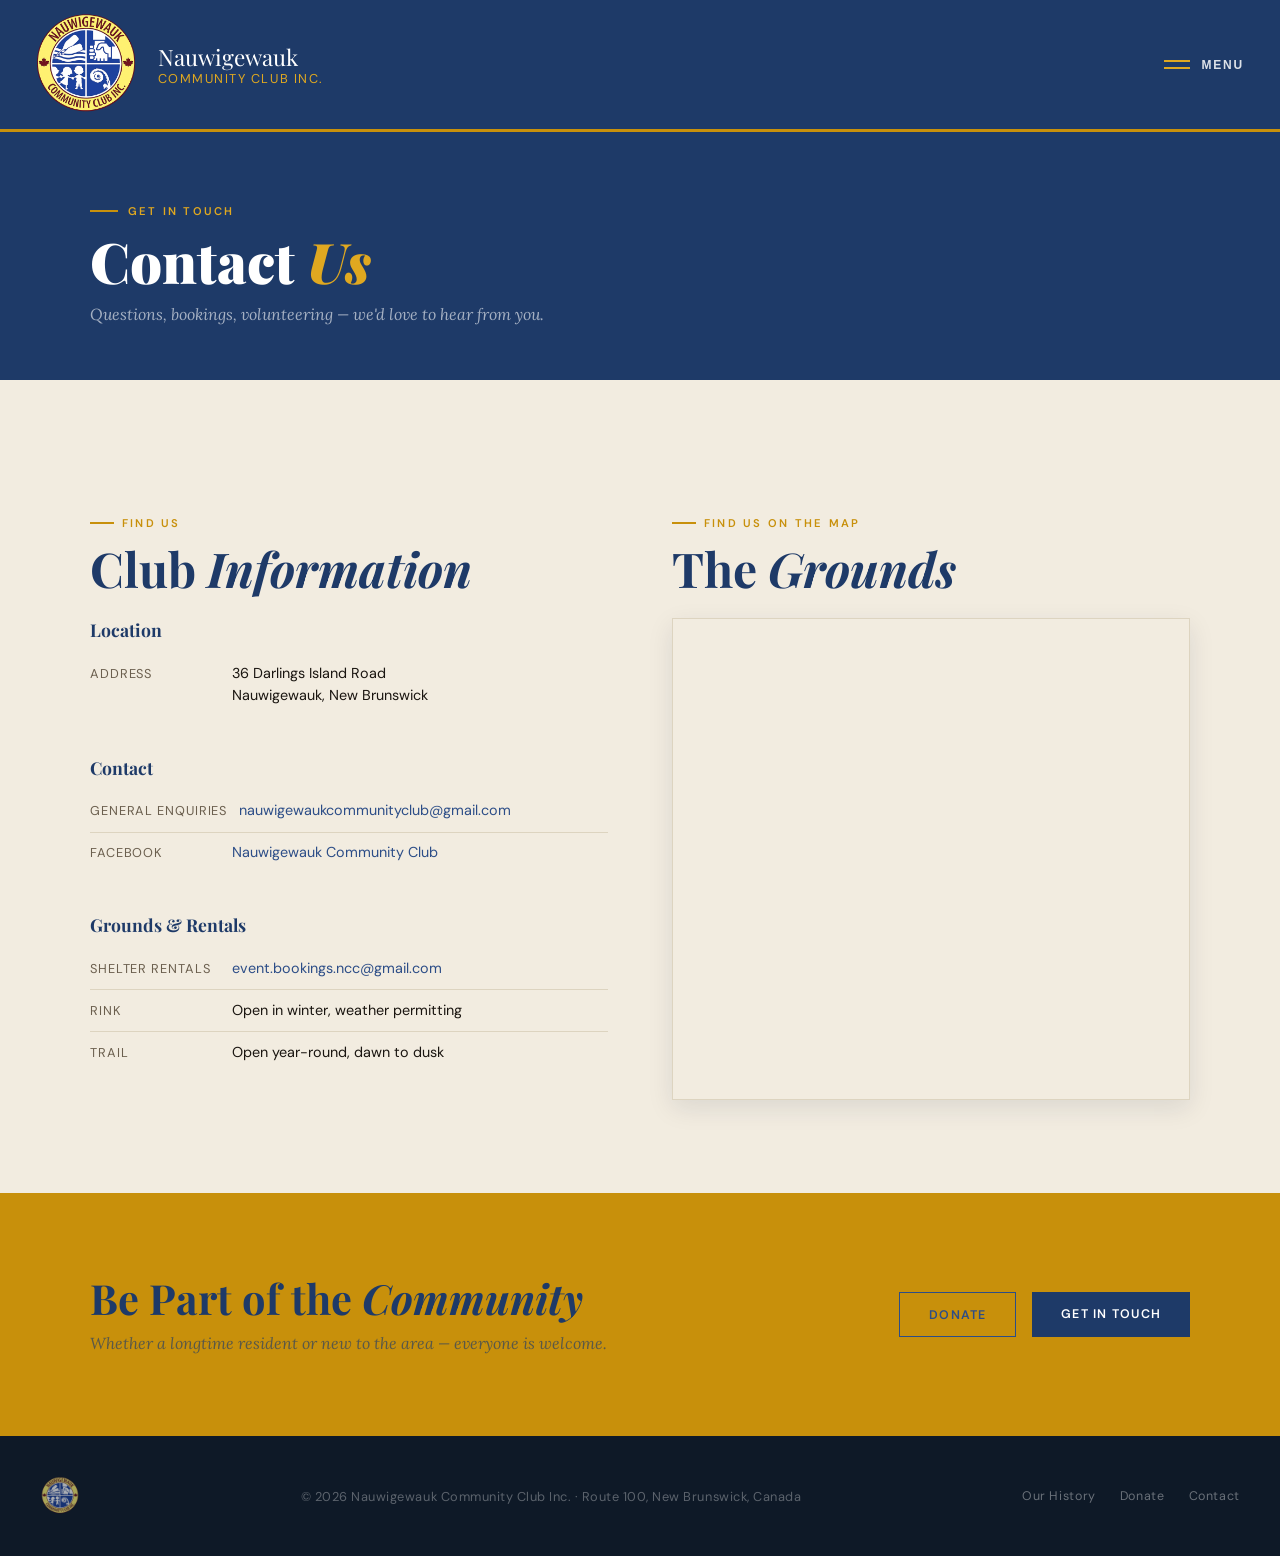
<file: contact.html>
<!DOCTYPE html>
<html lang="en">
<head>
  <meta charset="UTF-8" /><meta name="viewport" content="width=device-width, initial-scale=1.0" />
  <title>Contact — Nauwigewauk Community Club</title>
  <meta property="og:type" content="website" />
  <meta property="og:url" content="https://www.nauwigewauk.ca/contact.html" />
  <meta property="og:title" content="Contact — Nauwigewauk Community Club" />
  <meta property="og:description" content="Get in touch with the Nauwigewauk Community Club — location, email, and Facebook." />
  <meta property="og:image" content="https://www.nauwigewauk.ca/hero-picnic-shelter.jpg" />
  <meta name="twitter:card" content="summary_large_image" />
  <meta name="twitter:title" content="Contact — Nauwigewauk Community Club" />
  <meta name="twitter:description" content="Get in touch with the Nauwigewauk Community Club — location, email, and Facebook." />
  <meta name="twitter:image" content="https://www.nauwigewauk.ca/hero-picnic-shelter.jpg" />
  <meta name="description" content="Get in touch with the Nauwigewauk Community Club — location, email, and Facebook." />
  <link rel="icon" type="image/png" href="NCC_logo.png" />
  <link rel="stylesheet" href="style.css" />
  <style>
    .contact-section { background: var(--paper); }
    .contact-grid { display: grid; grid-template-columns: 1fr 1fr; gap: 4rem; margin-top: 3rem; align-items: start; }

    /* Info sidebar */
    .info-block { margin-bottom: 2.5rem; }
    .info-block h3 { font-family: 'Playfair Display', serif; font-size: 1.1rem; color: var(--navy-dark); margin-bottom: 0.75rem; }
    .info-row { display: flex; gap: 0.75rem; align-items: baseline; padding: 0.6rem 0; border-bottom: 1px solid var(--rule); font-size: 0.9rem; }
    .info-row:last-child { border-bottom: none; }
    .info-row .info-label { color: var(--muted); min-width: 130px; font-size: 0.8rem; text-transform: uppercase; letter-spacing: 0.07em; }
    .info-row .info-value { color: var(--ink); line-height: 1.5; }
    .info-row a { color: var(--navy); text-decoration: none; }
    .info-row a:hover { color: var(--gold); }

    .map-embed-wrap { border: 1px solid var(--rule); box-shadow: 0 8px 24px rgba(17,31,62,0.1); }
    .map-embed-wrap iframe { width: 100%; height: 480px; border: 0; display: block; }

    @media (max-width: 900px) { .contact-grid { grid-template-columns: 1fr; } }
  </style>
</head>
<body>

<div class="page-hero">
  <div class="page-hero-inner">
    <div class="page-hero-kicker"><div class="page-hero-kicker-line"></div><span>Get In Touch</span></div>
    <h1>Contact <em>Us</em></h1>
    <p class="page-hero-sub">Questions, bookings, volunteering — we'd love to hear from you.</p>
  </div>
</div>

<section class="contact-section">
  <div class="container">
    <div class="contact-grid">

      <!-- INFO -->
      <div class="reveal">
        <div class="label-tag">Find Us</div>
        <h2 class="editorial">Club <em>Information</em></h2>
        <div style="margin-top:1.5rem"></div>

        <div class="info-block">
          <h3>Location</h3>
          <div class="info-row"><span class="info-label">Address</span><span class="info-value">36 Darlings Island Road<br>Nauwigewauk, New Brunswick</span></div>
        </div>

        <div class="info-block">
          <h3>Contact</h3>
          <div class="info-row"><span class="info-label">General Enquiries</span><span class="info-value"><a href="mailto:nauwigewaukcommunityclub@gmail.com">nauwigewaukcommunityclub@gmail.com</a></span></div>
          <div class="info-row"><span class="info-label">Facebook</span><span class="info-value"><a href="https://www.facebook.com/profile.php?id=61587271520864" target="_blank">Nauwigewauk Community Club</a></span></div>
        </div>

        <div class="info-block">
          <h3>Grounds &amp; Rentals</h3>
          <div class="info-row"><span class="info-label">Shelter Rentals</span><span class="info-value"><a href="mailto:event.bookings.ncc@gmail.com">event.bookings.ncc@gmail.com</a></span></div>
          <div class="info-row"><span class="info-label">Rink</span><span class="info-value">Open in winter, weather permitting</span></div>
          <div class="info-row"><span class="info-label">Trail</span><span class="info-value">Open year-round, dawn to dusk</span></div>
        </div>
      </div>

      <!-- MAP -->
      <div class="reveal">
        <div class="label-tag">Find Us on the Map</div>
        <h2 class="editorial">The <em>Grounds</em></h2>
        <div style="margin-top:1.5rem"></div>
        <div class="map-embed-wrap">
          <iframe
            src="https://www.google.com/maps?q=45.475062,-65.8942548&z=15&output=embed"
            allowfullscreen="" loading="lazy" referrerpolicy="no-referrer-when-downgrade"
            title="Map to Nauwigewauk Community Club, 36 Darlings Island Road">
          </iframe>
        </div>
      </div>
    </div>
  </div>
</section>

<script src="nav.js"></script>
</body>
</html>
</file>
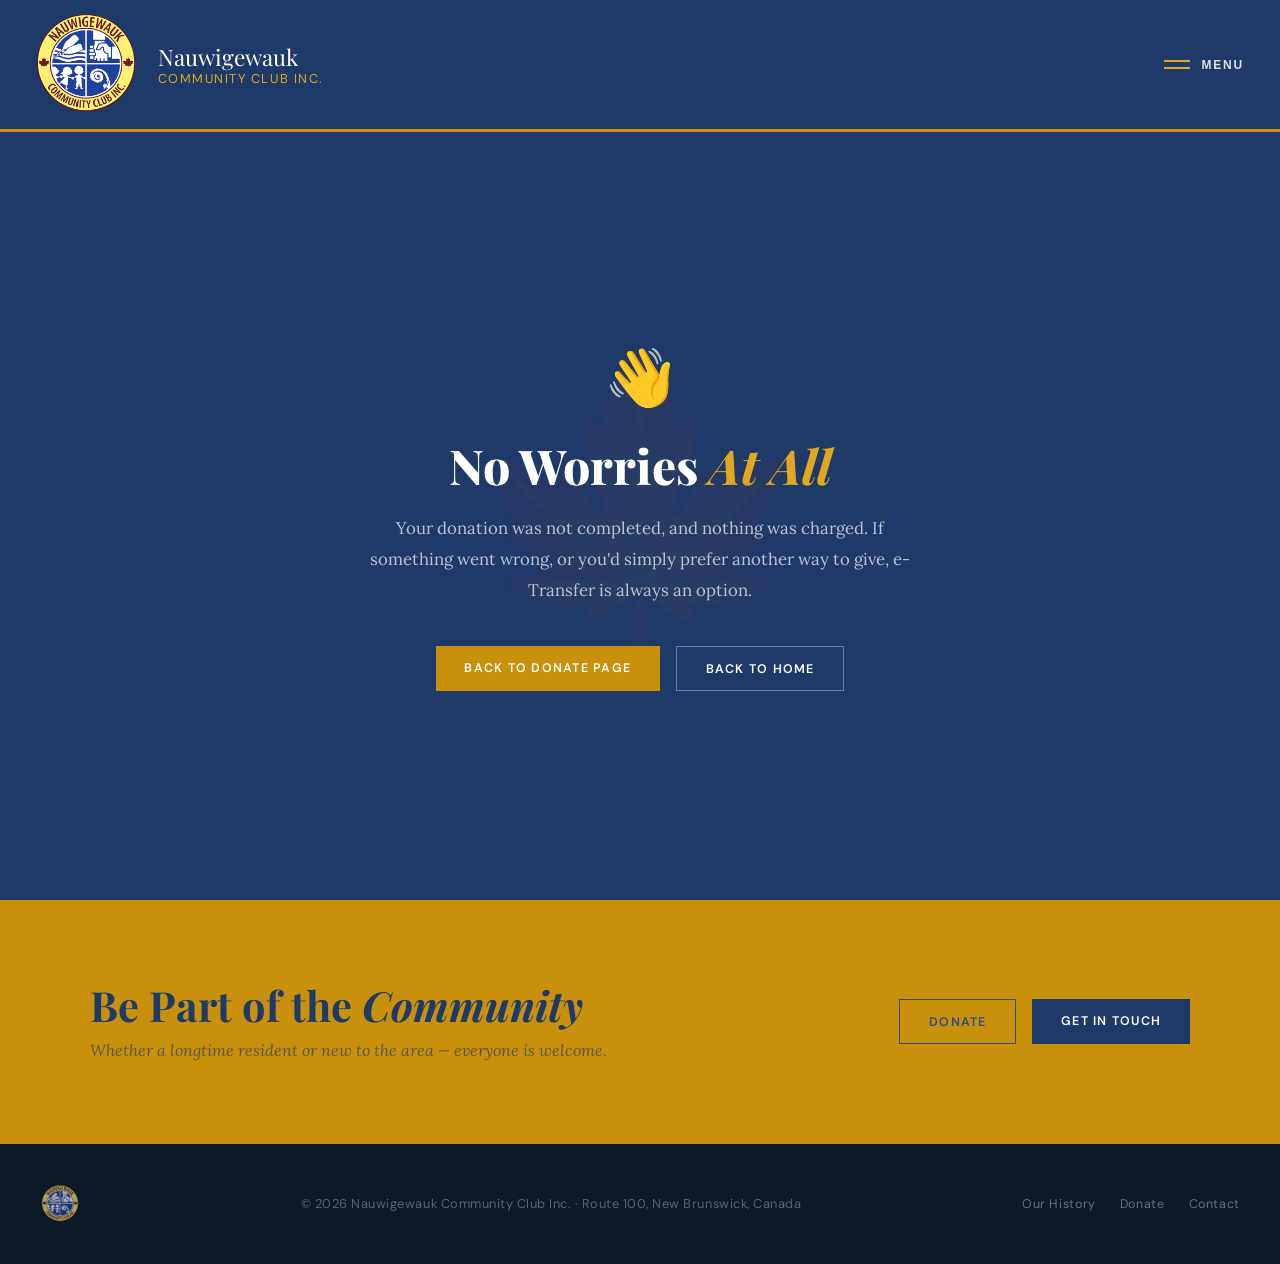
<file: donate-cancelled.html>
<!DOCTYPE html>
<html lang="en">
<head>
  <meta charset="UTF-8" /><meta name="viewport" content="width=device-width, initial-scale=1.0" />
  <title>Donation Cancelled — Nauwigewauk Community Club</title>
  <meta name="robots" content="noindex" />
  <link rel="icon" type="image/png" href="NCC_logo.png" />
  <link rel="stylesheet" href="style.css" />
  <style>
    .status-section {
      margin-top: 132px; min-height: calc(100vh - 132px);
      display: flex; align-items: center; justify-content: center;
      background: var(--navy-dark); text-align: center; padding: 4rem 2rem;
      position: relative; overflow: hidden;
    }
    .status-section::before {
      content: '🍁'; position: absolute; font-size: 18rem; opacity: 0.04;
      top: 50%; left: 50%; transform: translate(-50%, -50%);
    }
    .status-inner { position: relative; z-index: 1; max-width: 560px; }
    .status-icon { font-size: 3.5rem; margin-bottom: 1.5rem; display: block; }
    .status-title {
      font-family: 'Playfair Display', serif; font-size: clamp(2rem, 5vw, 3rem);
      color: #fff; font-weight: 800; margin-bottom: 1.25rem; line-height: 1.15;
    }
    .status-title em { font-style: italic; color: var(--gold-lt); }
    .status-body {
      font-family: 'Lora', serif; color: rgba(255,255,255,0.7);
      font-size: 1.05rem; line-height: 1.85; margin-bottom: 2.5rem;
    }
    .status-actions { display: flex; gap: 1rem; justify-content: center; flex-wrap: wrap; }
  </style>
</head>
<body>

<section class="status-section">
  <div class="status-inner">
    <span class="status-icon">👋</span>
    <h1 class="status-title">No Worries <em>At All</em></h1>
    <p class="status-body">Your donation was not completed, and nothing was charged. If something went wrong, or you'd simply prefer another way to give, e-Transfer is always an option.</p>
    <div class="status-actions">
      <a href="donate.html" class="btn btn-gold">Back to Donate Page</a>
      <a href="index.html" class="btn btn-outline">Back to Home</a>
    </div>
  </div>
</section>

<script src="nav.js"></script>
</body>
</html>
</file>
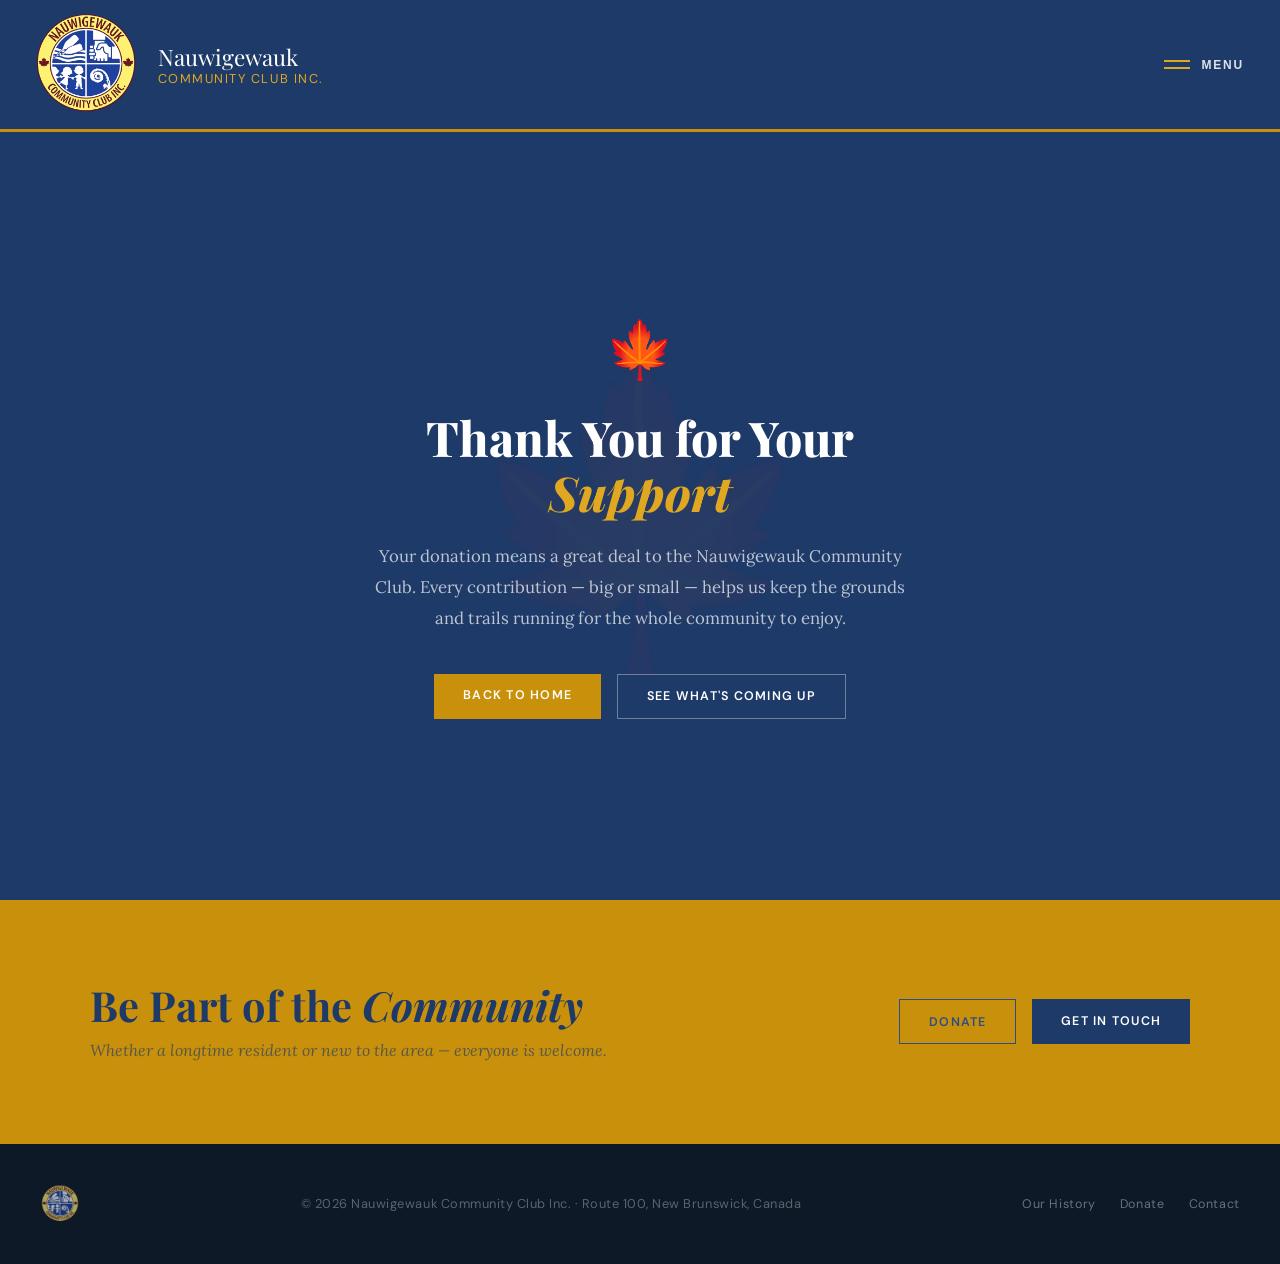
<file: donate-thank-you.html>
<!DOCTYPE html>
<html lang="en">
<head>
  <meta charset="UTF-8" /><meta name="viewport" content="width=device-width, initial-scale=1.0" />
  <title>Thank You — Nauwigewauk Community Club</title>
  <meta name="robots" content="noindex" />
  <link rel="icon" type="image/png" href="NCC_logo.png" />
  <link rel="stylesheet" href="style.css" />
  <style>
    .status-section {
      margin-top: 132px; min-height: calc(100vh - 132px);
      display: flex; align-items: center; justify-content: center;
      background: var(--navy-dark); text-align: center; padding: 4rem 2rem;
      position: relative; overflow: hidden;
    }
    .status-section::before {
      content: '🍁'; position: absolute; font-size: 18rem; opacity: 0.04;
      top: 50%; left: 50%; transform: translate(-50%, -50%);
    }
    .status-inner { position: relative; z-index: 1; max-width: 560px; }
    .status-icon { font-size: 3.5rem; margin-bottom: 1.5rem; display: block; }
    .status-title {
      font-family: 'Playfair Display', serif; font-size: clamp(2rem, 5vw, 3rem);
      color: #fff; font-weight: 800; margin-bottom: 1.25rem; line-height: 1.15;
    }
    .status-title em { font-style: italic; color: var(--gold-lt); }
    .status-body {
      font-family: 'Lora', serif; color: rgba(255,255,255,0.7);
      font-size: 1.05rem; line-height: 1.85; margin-bottom: 2.5rem;
    }
    .status-actions { display: flex; gap: 1rem; justify-content: center; flex-wrap: wrap; }
  </style>
</head>
<body>

<section class="status-section">
  <div class="status-inner">
    <span class="status-icon">🍁</span>
    <h1 class="status-title">Thank You for Your <em>Support</em></h1>
    <p class="status-body">Your donation means a great deal to the Nauwigewauk Community Club. Every contribution — big or small — helps us keep the grounds and trails running for the whole community to enjoy.</p>
    <div class="status-actions">
      <a href="index.html" class="btn btn-gold">Back to Home</a>
      <a href="news-events.html" class="btn btn-outline">See What's Coming Up</a>
    </div>
  </div>
</section>

<script src="nav.js"></script>
</body>
</html>
</file>
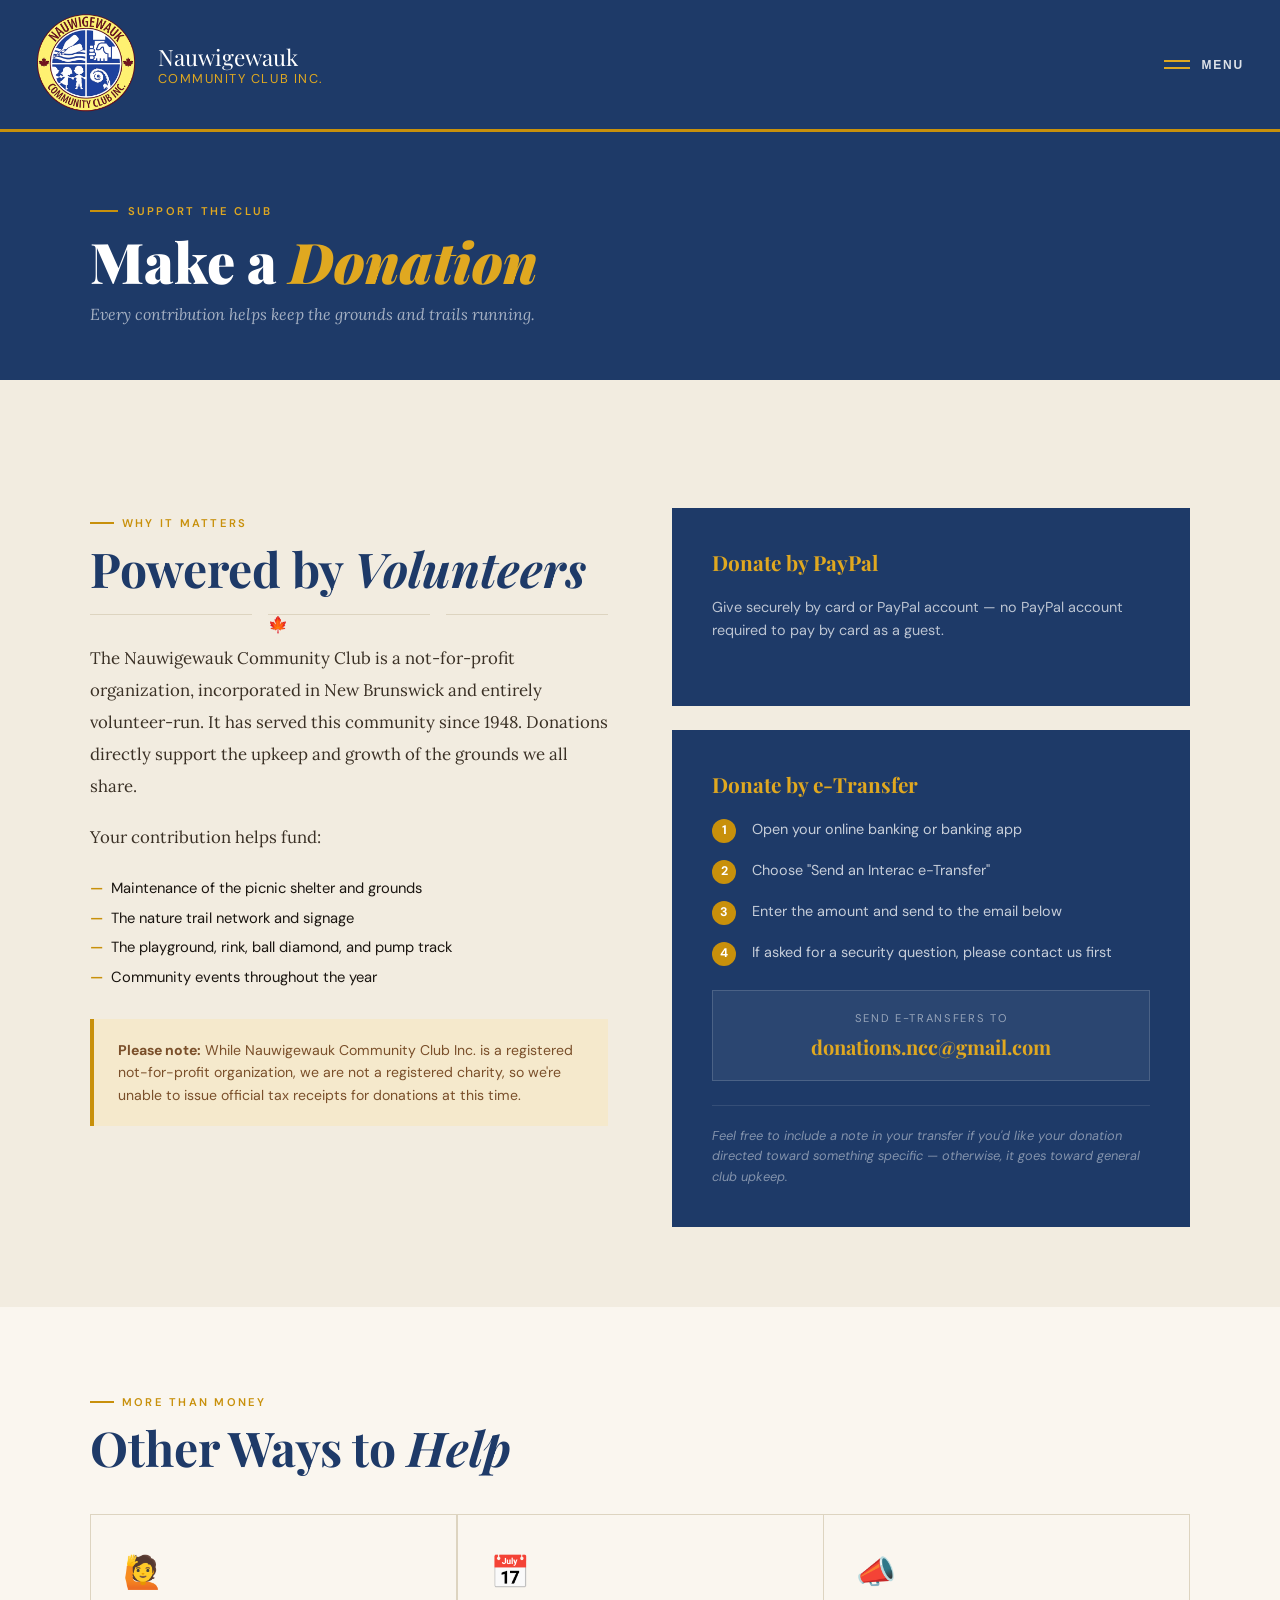
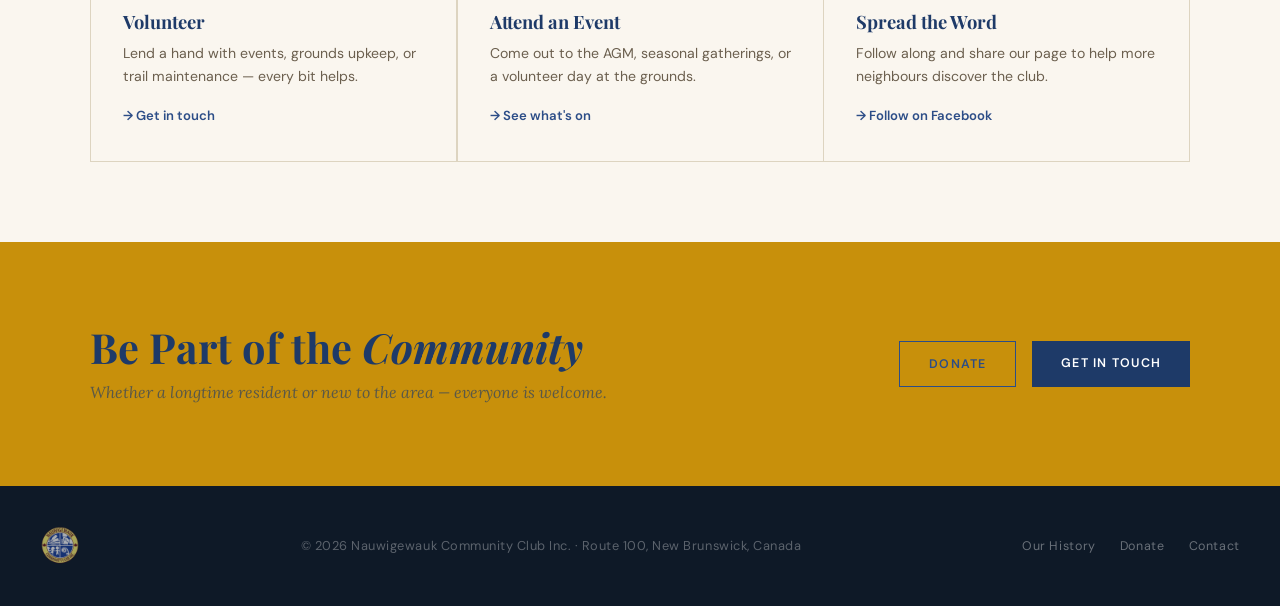
<file: donate.html>
<!DOCTYPE html>
<html lang="en">
<head>
  <meta charset="UTF-8" /><meta name="viewport" content="width=device-width, initial-scale=1.0" />
  <title>Donate — Nauwigewauk Community Club</title>
  <meta property="og:type" content="website" />
  <meta property="og:url" content="https://www.nauwigewauk.ca/donate.html" />
  <meta property="og:title" content="Donate — Nauwigewauk Community Club" />
  <meta property="og:description" content="Support the Nauwigewauk Community Club with an e-Transfer donation." />
  <meta property="og:image" content="https://www.nauwigewauk.ca/hero-picnic-shelter.jpg" />
  <meta name="twitter:card" content="summary_large_image" />
  <meta name="twitter:title" content="Donate — Nauwigewauk Community Club" />
  <meta name="twitter:description" content="Support the Nauwigewauk Community Club with an e-Transfer donation." />
  <meta name="twitter:image" content="https://www.nauwigewauk.ca/hero-picnic-shelter.jpg" />
  <meta name="description" content="Support the Nauwigewauk Community Club with an e-Transfer donation." />
  <link rel="icon" type="image/png" href="NCC_logo.png" />
  <link rel="stylesheet" href="style.css" />
  <style>
    .donate-section { background: var(--paper); }
    .donate-grid { display: grid; grid-template-columns: 1fr 1fr; gap: 4rem; margin-top: 3rem; align-items: start; }
    .donate-text p { font-family: 'Lora', serif; font-size: 1.05rem; line-height: 1.9; color: #3a3025; margin-bottom: 1.2rem; }
    .maple-divider { display: flex; align-items: center; gap: 1rem; margin: 1.25rem 0 1.75rem; }
    .maple-divider span { flex: 1; height: 1px; background: var(--rule); }
    .maple-divider .leaf { color: var(--maple); font-size: 1rem; }

    .supports-list { list-style: none; display: flex; flex-direction: column; gap: 0.6rem; margin-top: 1.5rem; }
    .supports-list li { font-size: 0.92rem; color: var(--ink); display: flex; align-items: baseline; gap: 0.5rem; }
    .supports-list li::before { content: '—'; color: var(--gold); font-weight: 600; flex-shrink: 0; }

    /* E-transfer box */
    .etransfer-box { background: var(--navy-dark); padding: 2.5rem; }
    .etransfer-box h3 { font-family: 'Playfair Display', serif; color: var(--gold-lt); font-size: 1.3rem; margin-bottom: 1.25rem; }
    .etransfer-email {
      background: rgba(255,255,255,0.06); border: 1px solid rgba(255,255,255,0.15);
      padding: 1.25rem 1.5rem; margin-bottom: 1.5rem; text-align: center;
    }
    .etransfer-email .label { font-size: 0.7rem; letter-spacing: 0.15em; text-transform: uppercase; color: rgba(255,255,255,0.5); margin-bottom: 0.5rem; display: block; }
    .etransfer-email .email { font-family: 'Playfair Display', serif; font-size: 1.25rem; color: var(--gold-lt); font-weight: 700; word-break: break-all; }
    .etransfer-steps { list-style: none; counter-reset: step; display: flex; flex-direction: column; gap: 1rem; margin-bottom: 1.5rem; }
    .etransfer-steps li { counter-increment: step; display: flex; gap: 1rem; align-items: baseline; font-size: 0.9rem; color: rgba(255,255,255,0.75); line-height: 1.6; }
    .etransfer-steps li::before {
      content: counter(step); flex-shrink: 0; width: 24px; height: 24px; border-radius: 50%;
      background: var(--gold); color: #fff; font-size: 0.78rem; font-weight: 700;
      display: flex; align-items: center; justify-content: center;
    }
    .etransfer-note { font-size: 0.8rem; color: rgba(255,255,255,0.45); font-style: italic; line-height: 1.6; border-top: 1px solid rgba(255,255,255,0.1); padding-top: 1.25rem; }

    .receipt-note { background: var(--gold-pale); border-left: 4px solid var(--gold); padding: 1.25rem 1.5rem; margin-top: 2rem; font-size: 0.88rem; color: var(--brown); line-height: 1.6; }

    /* Other ways to help */
    .help-section { background: var(--cream); }
    .help-grid { display: grid; grid-template-columns: repeat(3,1fr); gap: 1.5px; background: var(--rule); border: 1px solid var(--rule); margin-top: 2.5rem; }
    .help-card { background: var(--cream); padding: 2.25rem 2rem; transition: background 0.2s; }
    .help-card:hover { background: var(--gold-pale); }
    .help-icon { font-size: 2rem; display: block; margin-bottom: 1rem; }
    .help-title { font-family: 'Playfair Display', serif; font-size: 1.15rem; color: var(--navy-dark); font-weight: 700; margin-bottom: 0.5rem; }
    .help-desc { font-size: 0.88rem; color: var(--muted); line-height: 1.65; margin-bottom: 1rem; }
    .help-card a { font-size: 0.82rem; color: var(--navy); text-decoration: none; font-weight: 600; }
    .help-card a:hover { color: var(--gold); }

    @media (max-width: 900px) { .donate-grid { grid-template-columns: 1fr; } .help-grid { grid-template-columns: 1fr; } }
  </style>
</head>
<body>

<div class="page-hero">
  <div class="page-hero-inner">
    <div class="page-hero-kicker"><div class="page-hero-kicker-line"></div><span>Support the Club</span></div>
    <h1>Make a <em>Donation</em></h1>
    <p class="page-hero-sub">Every contribution helps keep the grounds and trails running.</p>
  </div>
</div>

<section class="donate-section">
  <div class="container">
    <div class="donate-grid">
      <div class="donate-text reveal">
        <div class="label-tag">Why It Matters</div>
        <h2 class="editorial">Powered by <em>Volunteers</em></h2>
        <div class="maple-divider"><span></span><span class="leaf">🍁</span><span></span></div>
        <p>The Nauwigewauk Community Club is a not-for-profit organization, incorporated in New Brunswick and entirely volunteer-run. It has served this community since 1948. Donations directly support the upkeep and growth of the grounds we all share.</p>
        <p>Your contribution helps fund:</p>
        <ul class="supports-list">
          <li>Maintenance of the picnic shelter and grounds</li>
          <li>The nature trail network and signage</li>
          <li>The playground, rink, ball diamond, and pump track</li>
          <li>Community events throughout the year</li>
        </ul>
        <div class="receipt-note">
          <strong>Please note:</strong> While Nauwigewauk Community Club Inc. is a registered not-for-profit organization, we are not a registered charity, so we're unable to issue official tax receipts for donations at this time.
        </div>
      </div>

      <div class="reveal">
        <div class="etransfer-box" style="margin-bottom: 1.5rem;">
          <h3>Donate by PayPal</h3>
          <p style="font-size:0.9rem; color:rgba(255,255,255,0.7); line-height:1.6; margin-bottom:1.5rem;">Give securely by card or PayPal account — no PayPal account required to pay by card as a guest.</p>
          <div id="donate-button-container" style="text-align:center;">
            <div id="donate-button"></div>
          </div>
        </div>

        <div class="etransfer-box">
          <h3>Donate by e-Transfer</h3>
          <ol class="etransfer-steps">
            <li>Open your online banking or banking app</li>
            <li>Choose "Send an Interac e-Transfer"</li>
            <li>Enter the amount and send to the email below</li>
            <li>If asked for a security question, please contact us first</li>
          </ol>
          <div class="etransfer-email">
            <span class="label">Send e-Transfers To</span>
            <span class="email">donations.ncc@gmail.com</span>
          </div>
          <p class="etransfer-note">Feel free to include a note in your transfer if you'd like your donation directed toward something specific — otherwise, it goes toward general club upkeep.</p>
        </div>
      </div>
    </div>
  </div>
</section>

<script src="https://www.paypalobjects.com/donate/sdk/donate-sdk.js" charset="UTF-8"></script>
<script>
  PayPal.Donation.Button({
    env: 'production',
    hosted_button_id: 'RVA4NPNFHZU6S',
    image: {
      src: 'https://www.paypalobjects.com/en_US/i/btn/btn_donateCC_LG.gif',
      alt: 'Donate with PayPal button',
      title: 'PayPal - The safer, easier way to pay online!',
    },
    onComplete: function (params) {
      window.location.href = 'donate-thank-you.html';
    },
  }).render('#donate-button');
</script>

<section class="help-section">
  <div class="container">
    <div class="reveal">
      <div class="label-tag">More Than Money</div>
      <h2 class="editorial">Other Ways to <em>Help</em></h2>
    </div>
    <div class="help-grid">
      <div class="help-card reveal">
        <span class="help-icon">🙋</span>
        <div class="help-title">Volunteer</div>
        <p class="help-desc">Lend a hand with events, grounds upkeep, or trail maintenance — every bit helps.</p>
        <a href="contact.html">→ Get in touch</a>
      </div>
      <div class="help-card reveal">
        <span class="help-icon">📅</span>
        <div class="help-title">Attend an Event</div>
        <p class="help-desc">Come out to the AGM, seasonal gatherings, or a volunteer day at the grounds.</p>
        <a href="news-events.html">→ See what's on</a>
      </div>
      <div class="help-card reveal">
        <span class="help-icon">📣</span>
        <div class="help-title">Spread the Word</div>
        <p class="help-desc">Follow along and share our page to help more neighbours discover the club.</p>
        <a href="https://www.facebook.com/profile.php?id=61587271520864" target="_blank">→ Follow on Facebook</a>
      </div>
    </div>
  </div>
</section>

<script src="nav.js"></script>
</body>
</html>
</file>
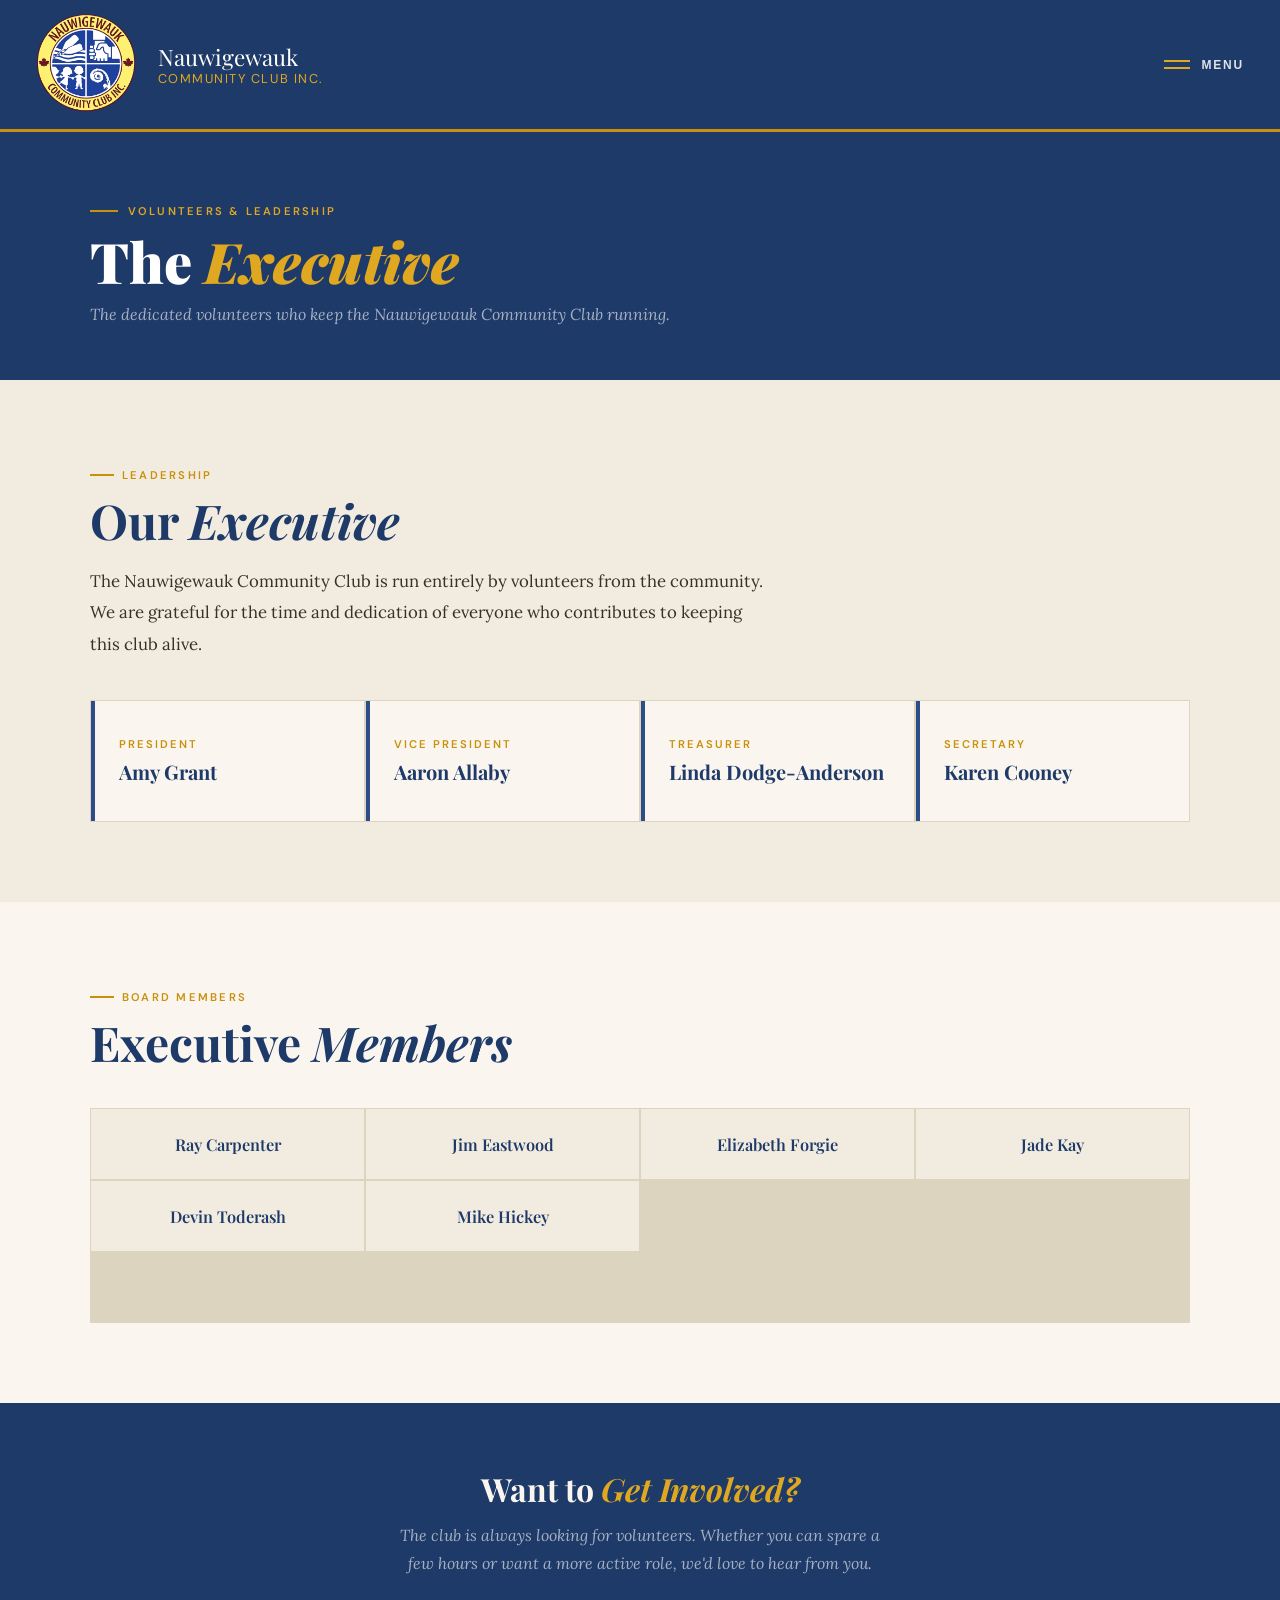
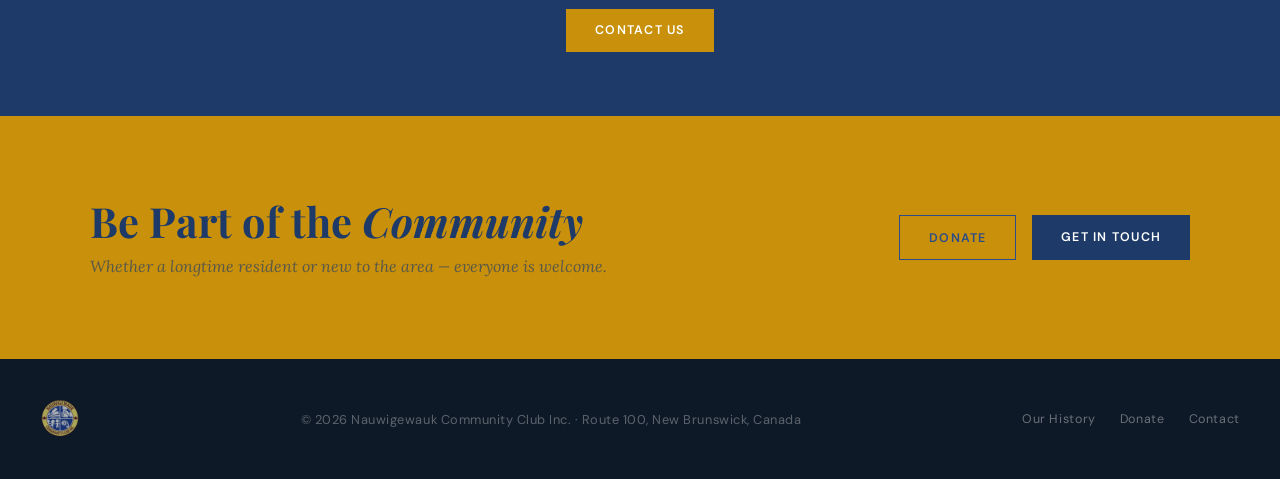
<file: executive.html>
<!DOCTYPE html>
<html lang="en">
<head>
  <meta charset="UTF-8" /><meta name="viewport" content="width=device-width, initial-scale=1.0" />
  <title>Executive — Nauwigewauk Community Club</title>
  <meta property="og:type" content="website" />
  <meta property="og:url" content="https://www.nauwigewauk.ca/executive.html" />
  <meta property="og:title" content="Executive — Nauwigewauk Community Club" />
  <meta property="og:description" content="Meet the volunteers who run the Nauwigewauk Community Club." />
  <meta property="og:image" content="https://www.nauwigewauk.ca/hero-picnic-shelter.jpg" />
  <meta name="twitter:card" content="summary_large_image" />
  <meta name="twitter:title" content="Executive — Nauwigewauk Community Club" />
  <meta name="twitter:description" content="Meet the volunteers who run the Nauwigewauk Community Club." />
  <meta name="twitter:image" content="https://www.nauwigewauk.ca/hero-picnic-shelter.jpg" />
  <meta name="description" content="Meet the volunteers who run the Nauwigewauk Community Club." />
  <link rel="icon" type="image/png" href="NCC_logo.png" />
  <link rel="stylesheet" href="style.css" />
  <style>
    .exec-section { background: var(--paper); }
    .exec-intro { font-family: 'Lora', serif; font-size: 1.05rem; line-height: 1.85; color: #3a3025; max-width: 680px; margin-top: 1.25rem; }


    .exec-grid { display: grid; grid-template-columns: repeat(4, 1fr); gap: 1.5px; background: var(--rule); border: 1px solid var(--rule); margin-top: 2.5rem; }
    .exec-card { background: var(--cream); padding: 2.25rem 1.75rem; position: relative; overflow: hidden; transition: background 0.2s; }
    .exec-card:hover { background: var(--gold-pale); }
    .exec-card::before { content: ''; position: absolute; top: 0; left: 0; width: 4px; height: 100%; background: var(--navy); transition: background 0.2s; }
    .exec-card:hover::before { background: var(--gold); }
    .exec-role { font-size: 0.7rem; font-weight: 600; letter-spacing: 0.18em; text-transform: uppercase; color: var(--gold); margin-bottom: 0.5rem; }
    .exec-name { font-family: 'Playfair Display', serif; font-size: 1.25rem; color: var(--navy-dark); font-weight: 700; line-height: 1.3; }

    /* Executive members grid */
    .members-section { background: var(--cream); }
    .members-grid { display: grid; grid-template-columns: repeat(4, 1fr); gap: 1.5px; background: var(--rule); border: 1px solid var(--rule); margin-top: 2.5rem; }
    .member-card { background: var(--paper); padding: 1.5rem 1.5rem; text-align: center; transition: background 0.2s; }
    .member-card:hover { background: var(--gold-pale); }
    .member-name { font-family: 'Playfair Display', serif; font-size: 1.02rem; color: var(--navy-dark); font-weight: 600; }

    .volunteer-strip { background: var(--navy-dark); padding: 4rem 2rem; text-align: center; }
    .volunteer-strip h2 { font-family: 'Playfair Display', serif; font-size: 2rem; color: var(--cream); margin-bottom: 0.75rem; }
    .volunteer-strip h2 em { font-style: italic; color: var(--gold-lt); }
    .volunteer-strip p { font-family: 'Lora', serif; font-style: italic; color: rgba(255,255,255,0.6); max-width: 480px; margin: 0 auto 2rem; line-height: 1.7; }

    @media (max-width: 900px) { .exec-grid { grid-template-columns: 1fr 1fr; } .members-grid { grid-template-columns: repeat(3, 1fr); } }
    @media (max-width: 560px) { .exec-grid { grid-template-columns: 1fr; } .members-grid { grid-template-columns: 1fr 1fr; } }
  </style>
</head>
<body>

<div class="page-hero">
  <div class="page-hero-inner">
    <div class="page-hero-kicker"><div class="page-hero-kicker-line"></div><span>Volunteers &amp; Leadership</span></div>
    <h1>The <em>Executive</em></h1>
    <p class="page-hero-sub">The dedicated volunteers who keep the Nauwigewauk Community Club running.</p>
  </div>
</div>

<section class="exec-section">
  <div class="container">
    <div class="reveal">
      <div class="label-tag">Leadership</div>
      <h2 class="editorial">Our <em>Executive</em></h2>
      <p class="exec-intro">The Nauwigewauk Community Club is run entirely by volunteers from the community. We are grateful for the time and dedication of everyone who contributes to keeping this club alive.</p>
    </div>
    <div class="exec-grid">
      <div class="exec-card reveal"><div class="exec-role">President</div><div class="exec-name">Amy Grant</div></div>
      <div class="exec-card reveal"><div class="exec-role">Vice President</div><div class="exec-name">Aaron Allaby</div></div>
      <div class="exec-card reveal"><div class="exec-role">Treasurer</div><div class="exec-name">Linda Dodge-Anderson</div></div>
      <div class="exec-card reveal"><div class="exec-role">Secretary</div><div class="exec-name">Karen Cooney</div></div>
    </div>
  </div>
</section>

<section class="members-section">
  <div class="container">
    <div class="reveal">
      <div class="label-tag">Board Members</div>
      <h2 class="editorial">Executive <em>Members</em></h2>
    </div>
    <div class="members-grid">
      <div class="member-card reveal"><div class="member-name">Ray Carpenter</div></div>
      <div class="member-card reveal"><div class="member-name">Jim Eastwood</div></div>
      <div class="member-card reveal"><div class="member-name">Elizabeth Forgie</div></div>
      <div class="member-card reveal"><div class="member-name">Jade Kay</div></div>
      <div class="member-card reveal"><div class="member-name">Devin Toderash</div></div>
      <div class="member-card reveal"><div class="member-name">Mike Hickey</div></div>
      <div class="member-card reveal"><div class="member-name">Paul Thompson</div></div>
      <div class="member-card reveal"><div class="member-name">Monica Finley</div></div>
      <div class="member-card reveal"><div class="member-name">Nancy Thorpe</div></div>
      <div class="member-card reveal"><div class="member-name">Mike Bolton</div></div>
      <div class="member-card reveal"><div class="member-name">Steven Hiltz</div></div>
      <div class="member-card reveal"><div class="member-name">Heather Miller</div></div>
    </div>
  </div>
</section>

<div class="volunteer-strip">
  <h2>Want to <em>Get Involved?</em></h2>
  <p>The club is always looking for volunteers. Whether you can spare a few hours or want a more active role, we'd love to hear from you.</p>
  <a href="contact.html" class="btn btn-gold">Contact Us</a>
</div>

<script src="nav.js"></script>
</body>
</html>
</file>
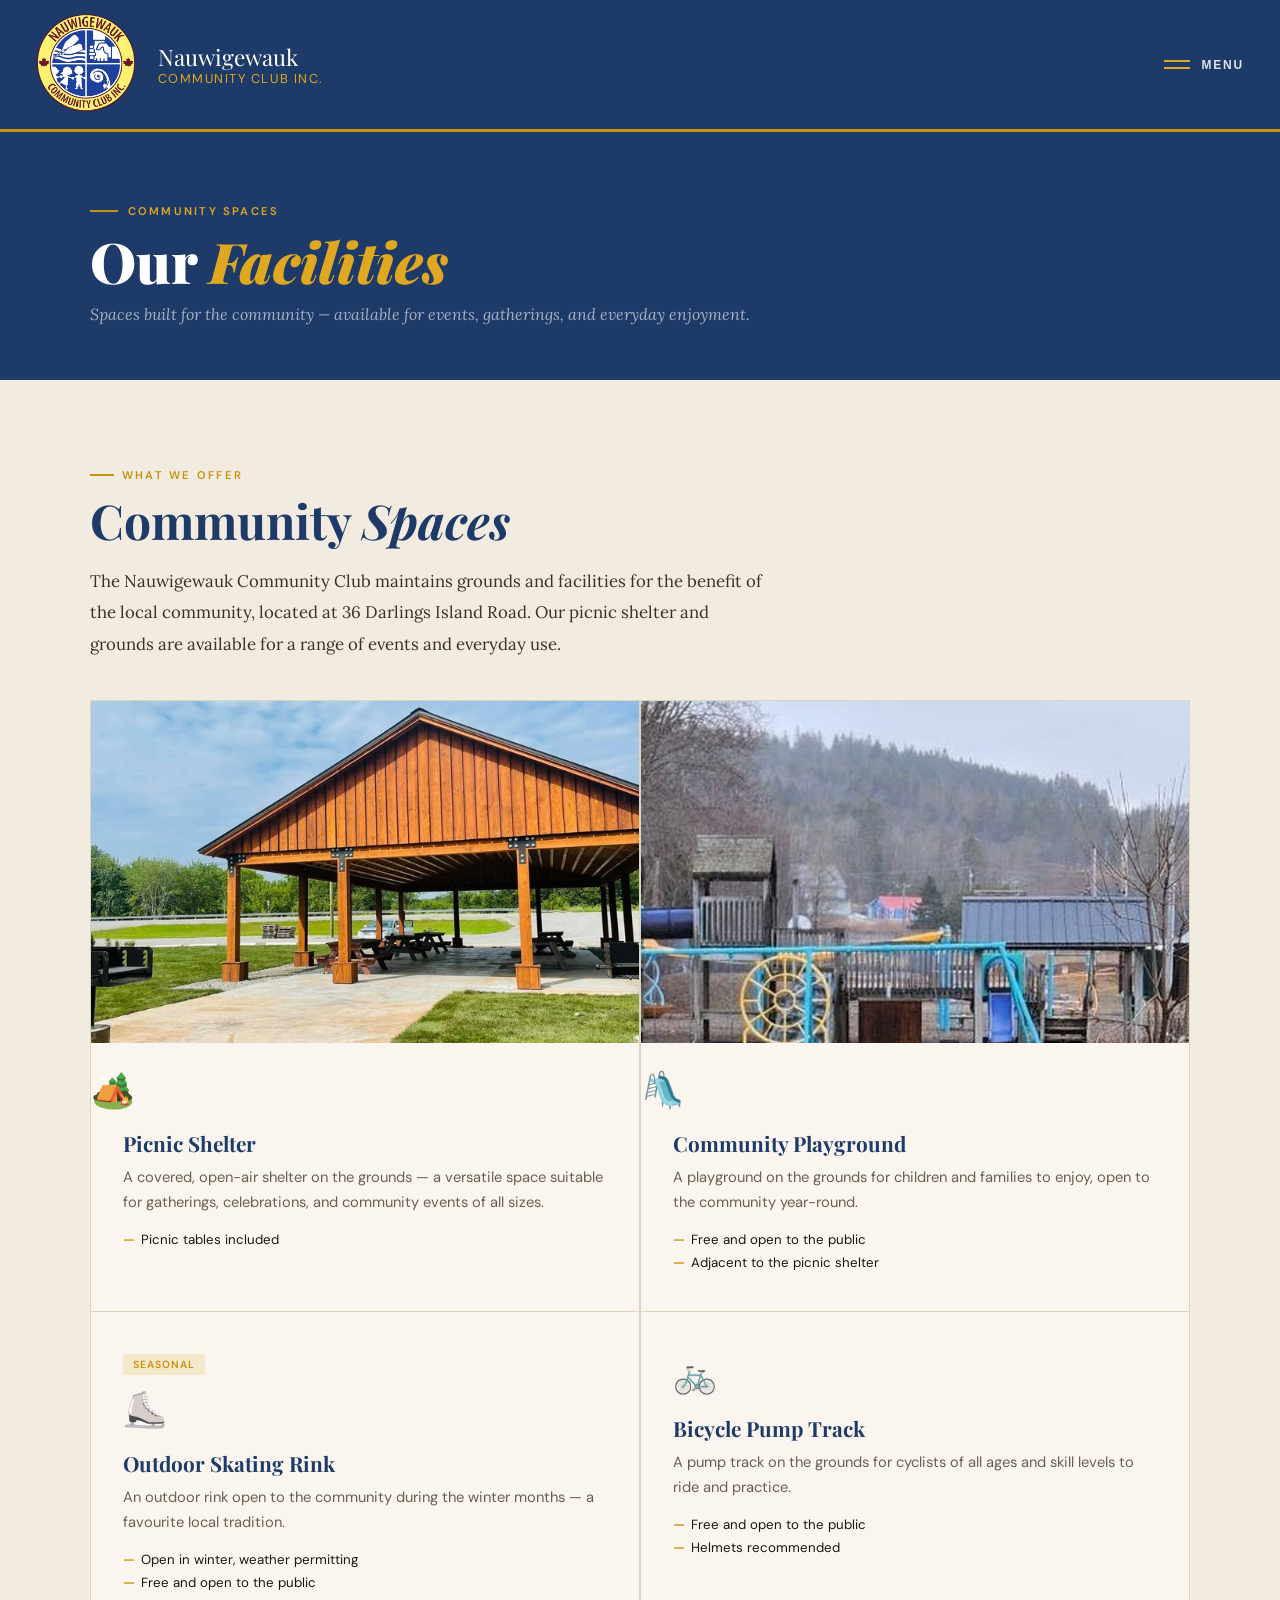
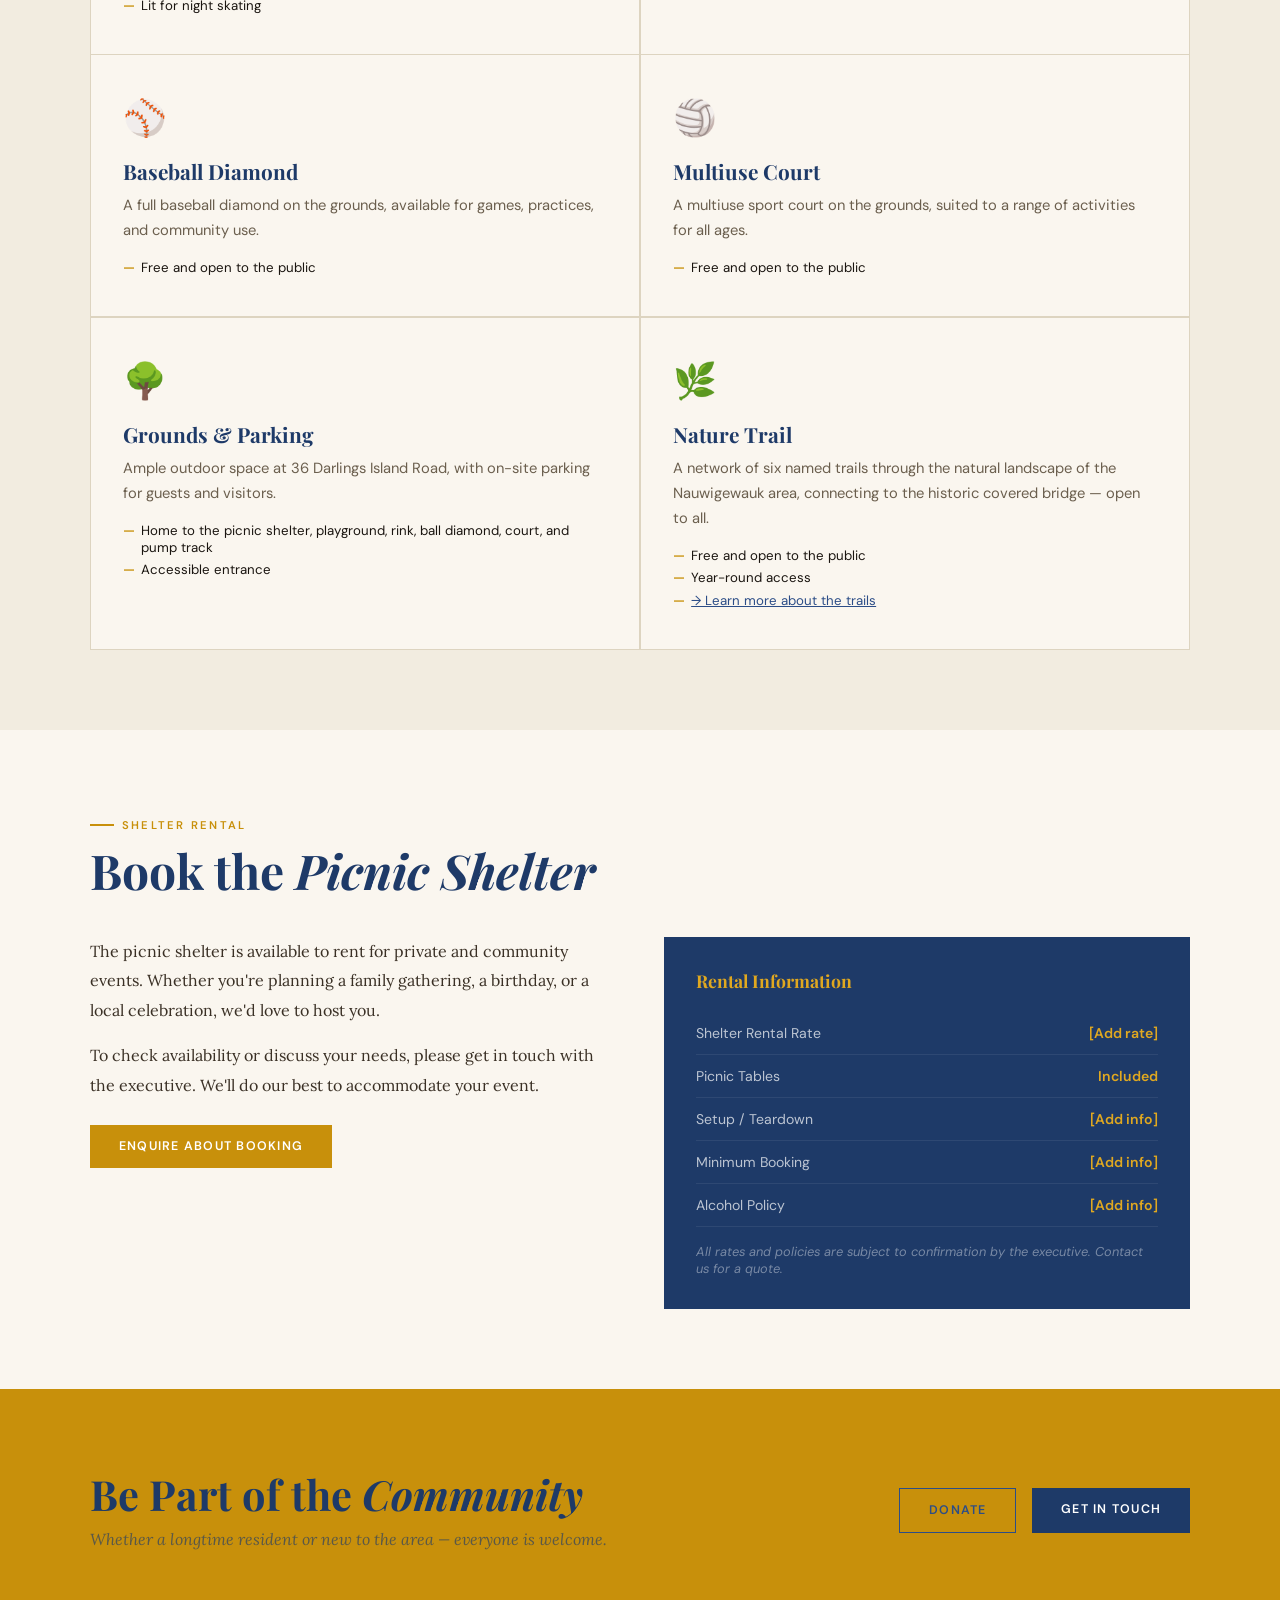
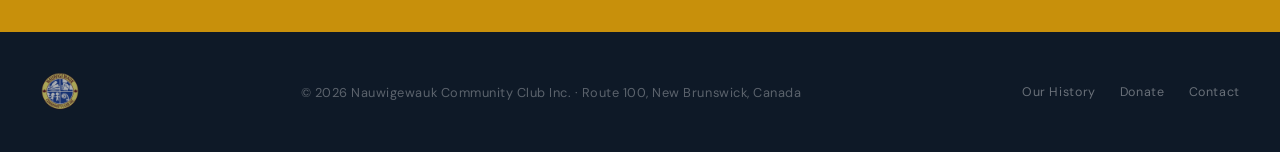
<file: facilities.html>
<!DOCTYPE html>
<html lang="en">
<head>
  <meta charset="UTF-8" /><meta name="viewport" content="width=device-width, initial-scale=1.0" />
  <title>Facilities — Nauwigewauk Community Club</title>
  <meta property="og:type" content="website" />
  <meta property="og:url" content="https://www.nauwigewauk.ca/facilities.html" />
  <meta property="og:title" content="Facilities — Nauwigewauk Community Club" />
  <meta property="og:description" content="Picnic shelter, playground, rink, pump track, and ball diamond at the Nauwigewauk Community Club grounds." />
  <meta property="og:image" content="https://www.nauwigewauk.ca/hero-picnic-shelter.jpg" />
  <meta name="twitter:card" content="summary_large_image" />
  <meta name="twitter:title" content="Facilities — Nauwigewauk Community Club" />
  <meta name="twitter:description" content="Picnic shelter, playground, rink, pump track, and ball diamond at the Nauwigewauk Community Club grounds." />
  <meta name="twitter:image" content="https://www.nauwigewauk.ca/hero-picnic-shelter.jpg" />
  <meta name="description" content="Picnic shelter, playground, rink, pump track, and ball diamond at the Nauwigewauk Community Club grounds." />
  <link rel="icon" type="image/png" href="NCC_logo.png" />
  <link rel="stylesheet" href="style.css" />
  <style>
    .facilities-section { background: var(--paper); }
    .facilities-intro { font-family: 'Lora', serif; font-size: 1.05rem; line-height: 1.85; color: #3a3025; max-width: 680px; margin-top: 1.25rem; }

    .facilities-grid { display: grid; grid-template-columns: 1fr 1fr; gap: 1.5px; background: var(--rule); border: 1px solid var(--rule); margin-top: 2.5rem; }
    .facility-card { background: var(--cream); padding: 2.5rem 2rem; position: relative; }
    .facility-card:hover { background: var(--gold-pale); }
    .facility-icon { font-size: 2.2rem; margin-bottom: 1rem; display: block; }
    .facility-name { font-family: 'Playfair Display', serif; font-size: 1.3rem; color: var(--navy-dark); font-weight: 700; margin-bottom: 0.5rem; }
    .facility-desc { font-size: 0.92rem; color: var(--muted); line-height: 1.7; margin-bottom: 1rem; }
    .facility-details { list-style: none; display: flex; flex-direction: column; gap: 0.35rem; }
    .facility-details li { font-size: 0.83rem; color: var(--ink); display: flex; align-items: baseline; gap: 0.4rem; }
    .facility-details li::before { content: '—'; color: var(--gold); font-weight: 600; flex-shrink: 0; }
    .facility-badge { display: inline-block; font-size: 0.65rem; font-weight: 600; letter-spacing: 0.1em; text-transform: uppercase; color: var(--gold); background: var(--gold-pale); padding: 0.25rem 0.6rem; margin-bottom: 0.75rem; }

    .facility-card.has-photo { padding: 0 0 2.5rem; overflow: hidden; }
    .facility-photo { width: 100%; aspect-ratio: 16/10; overflow: hidden; margin-bottom: 1.5rem; }
    .facility-photo img { width: 100%; height: 100%; object-fit: cover; display: block; transition: transform 0.4s ease; }
    .facility-card.has-photo:hover .facility-photo img { transform: scale(1.04); }
    .facility-card.has-photo .facility-name,
    .facility-card.has-photo .facility-desc,
    .facility-card.has-photo .facility-details { padding-left: 2rem; padding-right: 2rem; }
    .facility-card.has-photo .facility-details { padding-bottom: 0; }


    /* Rental info */
    .rental-section { background: var(--cream); }
    .rental-grid { display: grid; grid-template-columns: 1fr 1fr; gap: 3rem; margin-top: 2.5rem; align-items: start; }
    .rental-info p { font-family: 'Lora', serif; font-size: 1rem; line-height: 1.85; color: #3a3025; margin-bottom: 1rem; }
    .rental-details { background: var(--navy-dark); padding: 2rem; }
    .rental-details h3 { font-family: 'Playfair Display', serif; color: var(--gold-lt); font-size: 1.1rem; margin-bottom: 1.25rem; }
    .rental-item { display: flex; justify-content: space-between; padding: 0.75rem 0; border-bottom: 1px solid rgba(255,255,255,0.07); font-size: 0.88rem; }
    .rental-item:last-child { border-bottom: none; }
    .rental-item span:first-child { color: rgba(255,255,255,0.7); }
    .rental-item span:last-child { color: var(--gold-lt); font-weight: 600; }
    .rental-note { font-size: 0.8rem; color: rgba(255,255,255,0.4); font-style: italic; margin-top: 1rem; }

    @media (max-width: 900px) { .facilities-grid, .rental-grid { grid-template-columns: 1fr; } }
  </style>
</head>
<body>

<div class="page-hero">
  <div class="page-hero-inner">
    <div class="page-hero-kicker"><div class="page-hero-kicker-line"></div><span>Community Spaces</span></div>
    <h1>Our <em>Facilities</em></h1>
    <p class="page-hero-sub">Spaces built for the community — available for events, gatherings, and everyday enjoyment.</p>
  </div>
</div>

<section class="facilities-section">
  <div class="container">
    <div class="reveal">
      <div class="label-tag">What We Offer</div>
      <h2 class="editorial">Community <em>Spaces</em></h2>
      <p class="facilities-intro">The Nauwigewauk Community Club maintains grounds and facilities for the benefit of the local community, located at 36 Darlings Island Road. Our picnic shelter and grounds are available for a range of events and everyday use.</p>
    </div>
    <div class="facilities-grid">
      <div class="facility-card has-photo reveal">
        <div class="facility-photo"><img src="picnic-shelter-front.jpg" alt="Nauwigewauk Community Club picnic shelter" /></div>
        <span class="facility-icon">🏕️</span>
        <div class="facility-name">Picnic Shelter</div>
        <p class="facility-desc">A covered, open-air shelter on the grounds — a versatile space suitable for gatherings, celebrations, and community events of all sizes.</p>
        <ul class="facility-details">
          <li>Picnic tables included</li>
        </ul>
      </div>
      <div class="facility-card has-photo reveal">
        <div class="facility-photo"><img src="playground.jpg" alt="Nauwigewauk Community Club playground" /></div>
        <span class="facility-icon">🛝</span>
        <div class="facility-name">Community Playground</div>
        <p class="facility-desc">A playground on the grounds for children and families to enjoy, open to the community year-round.</p>
        <ul class="facility-details">
          <li>Free and open to the public</li>
          <li>Adjacent to the picnic shelter</li>
        </ul>
      </div>
      <div class="facility-card reveal">
        <span class="facility-badge">Seasonal</span>
        <span class="facility-icon">⛸️</span>
        <div class="facility-name">Outdoor Skating Rink</div>
        <p class="facility-desc">An outdoor rink open to the community during the winter months — a favourite local tradition.</p>
        <ul class="facility-details">
          <li>Open in winter, weather permitting</li>
          <li>Free and open to the public</li>
          <li>Lit for night skating</li>
        </ul>
      </div>
      <div class="facility-card reveal">
        <span class="facility-icon">🚲</span>
        <div class="facility-name">Bicycle Pump Track</div>
        <p class="facility-desc">A pump track on the grounds for cyclists of all ages and skill levels to ride and practice.</p>
        <ul class="facility-details">
          <li>Free and open to the public</li>
          <li>Helmets recommended</li>
        </ul>
      </div>
      <div class="facility-card reveal">
        <span class="facility-icon">⚾</span>
        <div class="facility-name">Baseball Diamond</div>
        <p class="facility-desc">A full baseball diamond on the grounds, available for games, practices, and community use.</p>
        <ul class="facility-details">
          <li>Free and open to the public</li>
        </ul>
      </div>
      <div class="facility-card reveal">
        <span class="facility-icon">🏐</span>
        <div class="facility-name">Multiuse Court</div>
        <p class="facility-desc">A multiuse sport court on the grounds, suited to a range of activities for all ages.</p>
        <ul class="facility-details">
          <li>Free and open to the public</li>
        </ul>
      </div>
      <div class="facility-card reveal">
        <span class="facility-icon">🌳</span>
        <div class="facility-name">Grounds &amp; Parking</div>
        <p class="facility-desc">Ample outdoor space at 36 Darlings Island Road, with on-site parking for guests and visitors.</p>
        <ul class="facility-details">
          <li>Home to the picnic shelter, playground, rink, ball diamond, court, and pump track</li>
          <li>Accessible entrance</li>
        </ul>
      </div>
      <div class="facility-card reveal">
        <span class="facility-icon">🌿</span>
        <div class="facility-name">Nature Trail</div>
        <p class="facility-desc">A network of six named trails through the natural landscape of the Nauwigewauk area, connecting to the historic covered bridge — open to all.</p>
        <ul class="facility-details">
          <li>Free and open to the public</li>
          <li>Year-round access</li>
          <li><a href="nature-trail.html" style="color:var(--navy)">→ Learn more about the trails</a></li>
        </ul>
      </div>
    </div>
  </div>
</section>

<section class="rental-section">
  <div class="container">
    <div class="reveal">
      <div class="label-tag">Shelter Rental</div>
      <h2 class="editorial">Book the <em>Picnic Shelter</em></h2>
    </div>
    <div class="rental-grid">
      <div class="rental-info reveal">
        <p>The picnic shelter is available to rent for private and community events. Whether you're planning a family gathering, a birthday, or a local celebration, we'd love to host you.</p>
        <p>To check availability or discuss your needs, please get in touch with the executive. We'll do our best to accommodate your event.</p>
        <a href="contact.html" class="btn btn-gold" style="margin-top:0.5rem">Enquire About Booking</a>
      </div>
      <div class="rental-details reveal">
        <h3>Rental Information</h3>
        <div class="rental-item"><span>Shelter Rental Rate</span><span>[Add rate]</span></div>
        <div class="rental-item"><span>Picnic Tables</span><span>Included</span></div>
        <div class="rental-item"><span>Setup / Teardown</span><span>[Add info]</span></div>
        <div class="rental-item"><span>Minimum Booking</span><span>[Add info]</span></div>
        <div class="rental-item"><span>Alcohol Policy</span><span>[Add info]</span></div>
        <p class="rental-note">All rates and policies are subject to confirmation by the executive. Contact us for a quote.</p>
      </div>
    </div>
  </div>
</section>

<script src="nav.js"></script>
</body>
</html>
</file>
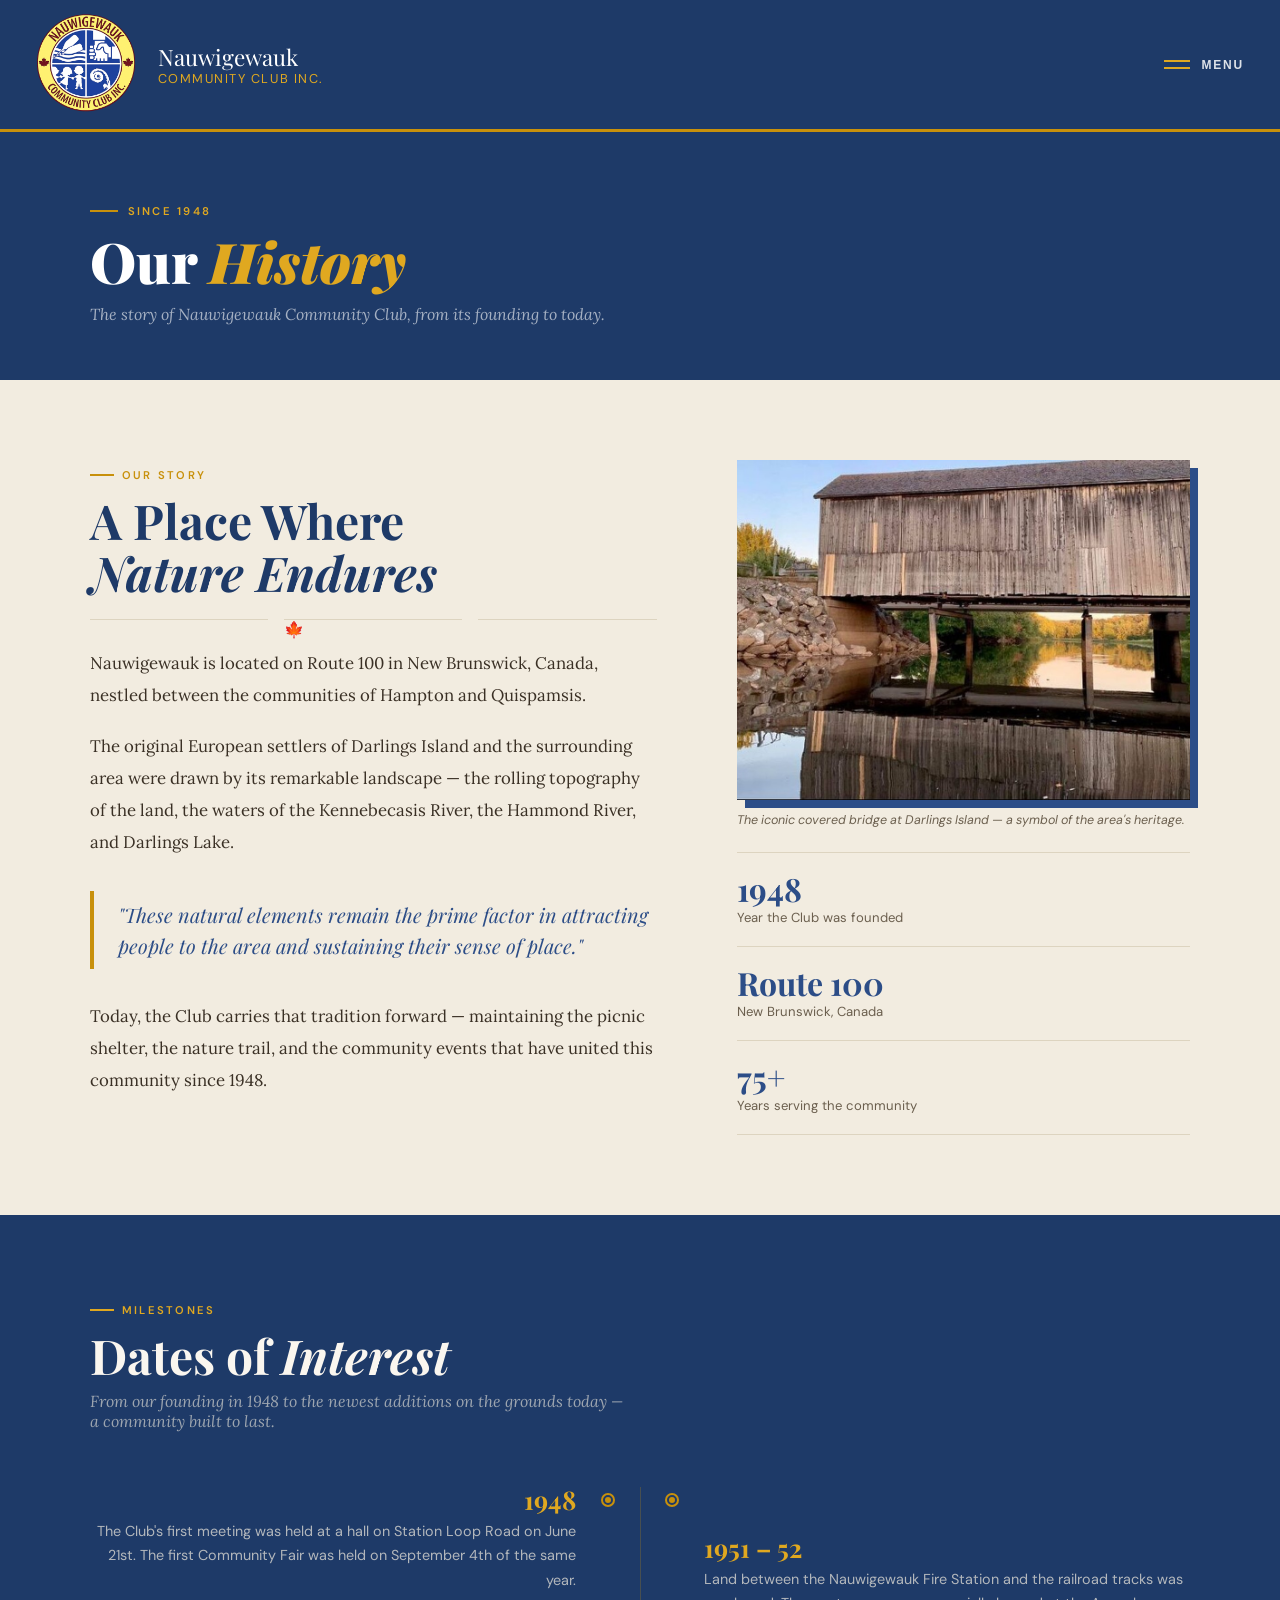
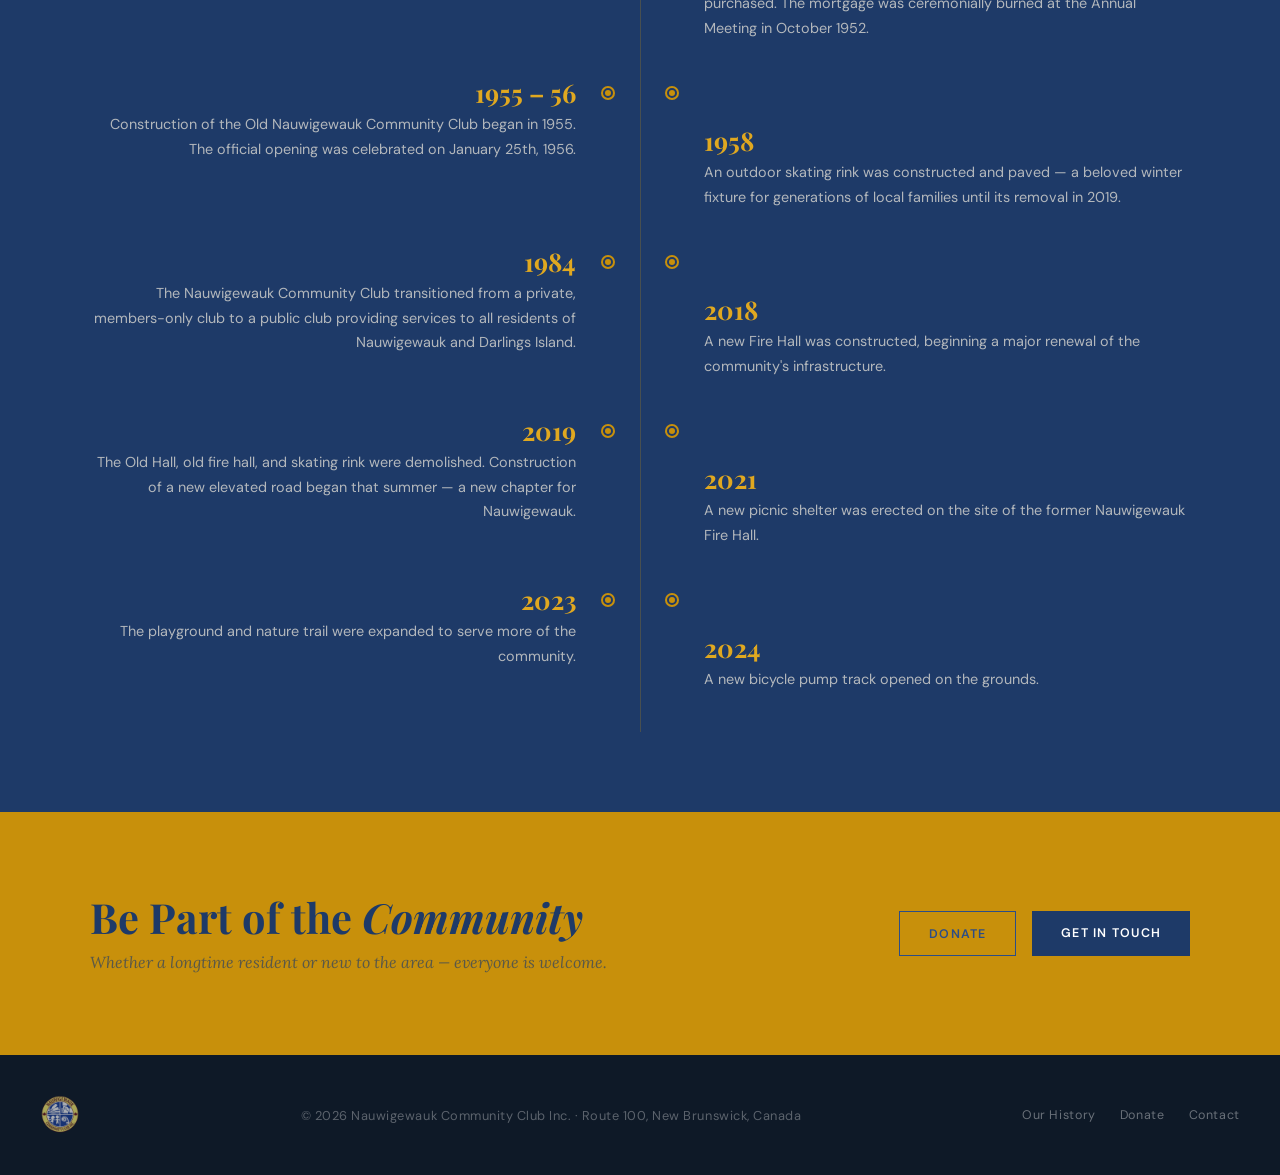
<file: history.html>
<!DOCTYPE html>
<html lang="en">
<head>
  <meta charset="UTF-8" /><meta name="viewport" content="width=device-width, initial-scale=1.0" />
  <title>Our History — Nauwigewauk Community Club</title>
  <meta property="og:type" content="website" />
  <meta property="og:url" content="https://www.nauwigewauk.ca/history.html" />
  <meta property="og:title" content="Our History — Nauwigewauk Community Club" />
  <meta property="og:description" content="The story of the Nauwigewauk Community Club, from its 1948 founding to today." />
  <meta property="og:image" content="https://www.nauwigewauk.ca/hero-picnic-shelter.jpg" />
  <meta name="twitter:card" content="summary_large_image" />
  <meta name="twitter:title" content="Our History — Nauwigewauk Community Club" />
  <meta name="twitter:description" content="The story of the Nauwigewauk Community Club, from its 1948 founding to today." />
  <meta name="twitter:image" content="https://www.nauwigewauk.ca/hero-picnic-shelter.jpg" />
  <meta name="description" content="The story of the Nauwigewauk Community Club, from its 1948 founding to today." />
  <link rel="icon" type="image/png" href="NCC_logo.png" />
  <link rel="stylesheet" href="style.css" />
  <style>
    /* ── ABOUT ── */
    .about { background: var(--paper); }
    .about-grid { display: grid; grid-template-columns: 5fr 4fr; gap: 5rem; align-items: start; }
    .about-text p { font-family: 'Lora', serif; font-size: 1.05rem; line-height: 1.9; color: #3a3025; margin-bottom: 1.2rem; }
    .pullquote { border-left: 4px solid var(--gold); padding: 0.5rem 0 0.5rem 1.5rem; margin: 2rem 0; }
    .pullquote blockquote { font-family: 'Playfair Display', serif; font-style: italic; font-size: 1.25rem; color: var(--navy); line-height: 1.55; }
    .sidebar-img-wrap img { width: 100%; display: block; box-shadow: 8px 8px 0 var(--navy); }
    .sidebar-caption { font-size: 0.78rem; color: var(--muted); font-style: italic; margin-top: 0.75rem; padding-bottom: 1.5rem; border-bottom: 1px solid var(--rule); }
    .sidebar-fact { padding: 1.25rem 0; border-bottom: 1px solid var(--rule); }
    .sidebar-fact strong { font-family: 'Playfair Display', serif; font-size: 2rem; color: var(--navy); display: block; line-height: 1; }
    .sidebar-fact span { font-size: 0.82rem; color: var(--muted); margin-top: 0.25rem; display: block; }

    /* ── TIMELINE ── */
    .timeline-sec { background: var(--navy-dark); }
    .timeline-sec h2.editorial { color: var(--cream); }
    .timeline-sec .label-tag { color: var(--gold-lt); }
    .timeline-sec .label-tag::before { background: var(--gold-lt); }
    .timeline-intro { font-family: 'Lora', serif; font-style: italic; color: rgba(242,236,224,0.6); font-size: 1rem; max-width: 540px; margin-top: 0.6rem; }
    .timeline-grid { display: grid; grid-template-columns: 1fr 1fr; gap: 0 4rem; margin-top: 3.5rem; position: relative; }
    .timeline-grid::before { content: ''; position: absolute; left: 50%; top: 0; bottom: 0; width: 1px; background: rgba(200,144,11,0.25); }
    .t-card { padding: 0 0 2.5rem; position: relative; }
    .t-card.right { padding-left: 2rem; }
    .t-card.left  { padding-right: 2rem; text-align: right; }
    .t-card::before { content: ''; position: absolute; top: 0.5rem; width: 10px; height: 10px; border-radius: 50%; background: var(--gold); border: 2px solid var(--navy-dark); box-shadow: 0 0 0 2px var(--gold); }
    .t-card.right::before { left: -5px; }
    .t-card.left::before  { right: -5px; }
    .t-year { font-family: 'Playfair Display', serif; font-size: 1.6rem; font-weight: 700; color: var(--gold-lt); display: block; line-height: 1; margin-bottom: 0.4rem; }
    .t-body { font-size: 0.9rem; color: rgba(242,236,224,0.7); line-height: 1.7; }

    @media (max-width: 900px) {
      .about-grid { grid-template-columns: 1fr; }
      .timeline-grid { grid-template-columns: 1fr; }
      .timeline-grid::before { left: 8px; }
      .t-card.left, .t-card.right { padding-left: 1.75rem; padding-right: 0; text-align: left; }
      .t-card.left::before, .t-card.right::before { left: 3px; right: auto; }
    }
  </style>
</head>
<body>

<div class="page-hero">
  <div class="page-hero-inner">
    <div class="page-hero-kicker"><div class="page-hero-kicker-line"></div><span>Since 1948</span></div>
    <h1>Our <em>History</em></h1>
    <p class="page-hero-sub">The story of Nauwigewauk Community Club, from its founding to today.</p>
  </div>
</div>

<!-- ABOUT -->
<section class="about">
  <div class="container">
    <div class="about-grid">
      <div class="about-text reveal">
        <div class="label-tag">Our Story</div>
        <h2 class="editorial">A Place Where<br><em>Nature Endures</em></h2>
        <div class="maple-divider"><span></span><span class="leaf">🍁</span><span></span></div>
        <p>Nauwigewauk is located on Route 100 in New Brunswick, Canada, nestled between the communities of Hampton and Quispamsis.</p>
        <p>The original European settlers of Darlings Island and the surrounding area were drawn by its remarkable landscape — the rolling topography of the land, the waters of the Kennebecasis River, the Hammond River, and Darlings Lake.</p>
        <div class="pullquote"><blockquote>"These natural elements remain the prime factor in attracting people to the area and sustaining their sense of place."</blockquote></div>
        <p>Today, the Club carries that tradition forward — maintaining the picnic shelter, the nature trail, and the community events that have united this community since 1948.</p>
      </div>
      <div class="about-sidebar reveal">
        <div class="sidebar-img-wrap">
          <img src="covered-bridge.jpg" alt="Darlings Island Covered Bridge at sunset" />
        </div>
        <p class="sidebar-caption">The iconic covered bridge at Darlings Island — a symbol of the area's heritage.</p>
        <div class="sidebar-fact"><strong>1948</strong><span>Year the Club was founded</span></div>
        <div class="sidebar-fact"><strong>Route 100</strong><span>New Brunswick, Canada</span></div>
        <div class="sidebar-fact"><strong>75+</strong><span>Years serving the community</span></div>
      </div>
    </div>
  </div>
</section>

<!-- TIMELINE -->
<section class="timeline-sec">
  <div class="container">
    <div class="reveal">
      <div class="label-tag">Milestones</div>
      <h2 class="editorial">Dates of <em>Interest</em></h2>
      <p class="timeline-intro">From our founding in 1948 to the newest additions on the grounds today — a community built to last.</p>
    </div>
    <div class="timeline-grid">
      <div class="t-card left reveal"><span class="t-year">1948</span><p class="t-body">The Club's first meeting was held at a hall on Station Loop Road on June 21st. The first Community Fair was held on September 4th of the same year.</p></div>
      <div class="t-card right reveal" style="padding-top:3rem"><span class="t-year">1951 – 52</span><p class="t-body">Land between the Nauwigewauk Fire Station and the railroad tracks was purchased. The mortgage was ceremonially burned at the Annual Meeting in October 1952.</p></div>
      <div class="t-card left reveal"><span class="t-year">1955 – 56</span><p class="t-body">Construction of the Old Nauwigewauk Community Club began in 1955. The official opening was celebrated on January 25th, 1956.</p></div>
      <div class="t-card right reveal" style="padding-top:3rem"><span class="t-year">1958</span><p class="t-body">An outdoor skating rink was constructed and paved — a beloved winter fixture for generations of local families until its removal in 2019.</p></div>
      <div class="t-card left reveal"><span class="t-year">1984</span><p class="t-body">The Nauwigewauk Community Club transitioned from a private, members-only club to a public club providing services to all residents of Nauwigewauk and Darlings Island.</p></div>
      <div class="t-card right reveal" style="padding-top:3rem"><span class="t-year">2018</span><p class="t-body">A new Fire Hall was constructed, beginning a major renewal of the community's infrastructure.</p></div>
      <div class="t-card left reveal"><span class="t-year">2019</span><p class="t-body">The Old Hall, old fire hall, and skating rink were demolished. Construction of a new elevated road began that summer — a new chapter for Nauwigewauk.</p></div>
      <div class="t-card right reveal" style="padding-top:3rem"><span class="t-year">2021</span><p class="t-body">A new picnic shelter was erected on the site of the former Nauwigewauk Fire Hall.</p></div>
      <div class="t-card left reveal"><span class="t-year">2023</span><p class="t-body">The playground and nature trail were expanded to serve more of the community.</p></div>
      <div class="t-card right reveal" style="padding-top:3rem"><span class="t-year">2024</span><p class="t-body">A new bicycle pump track opened on the grounds.</p></div>
    </div>
  </div>
</section>

<script src="nav.js"></script>
</body>
</html>
</file>
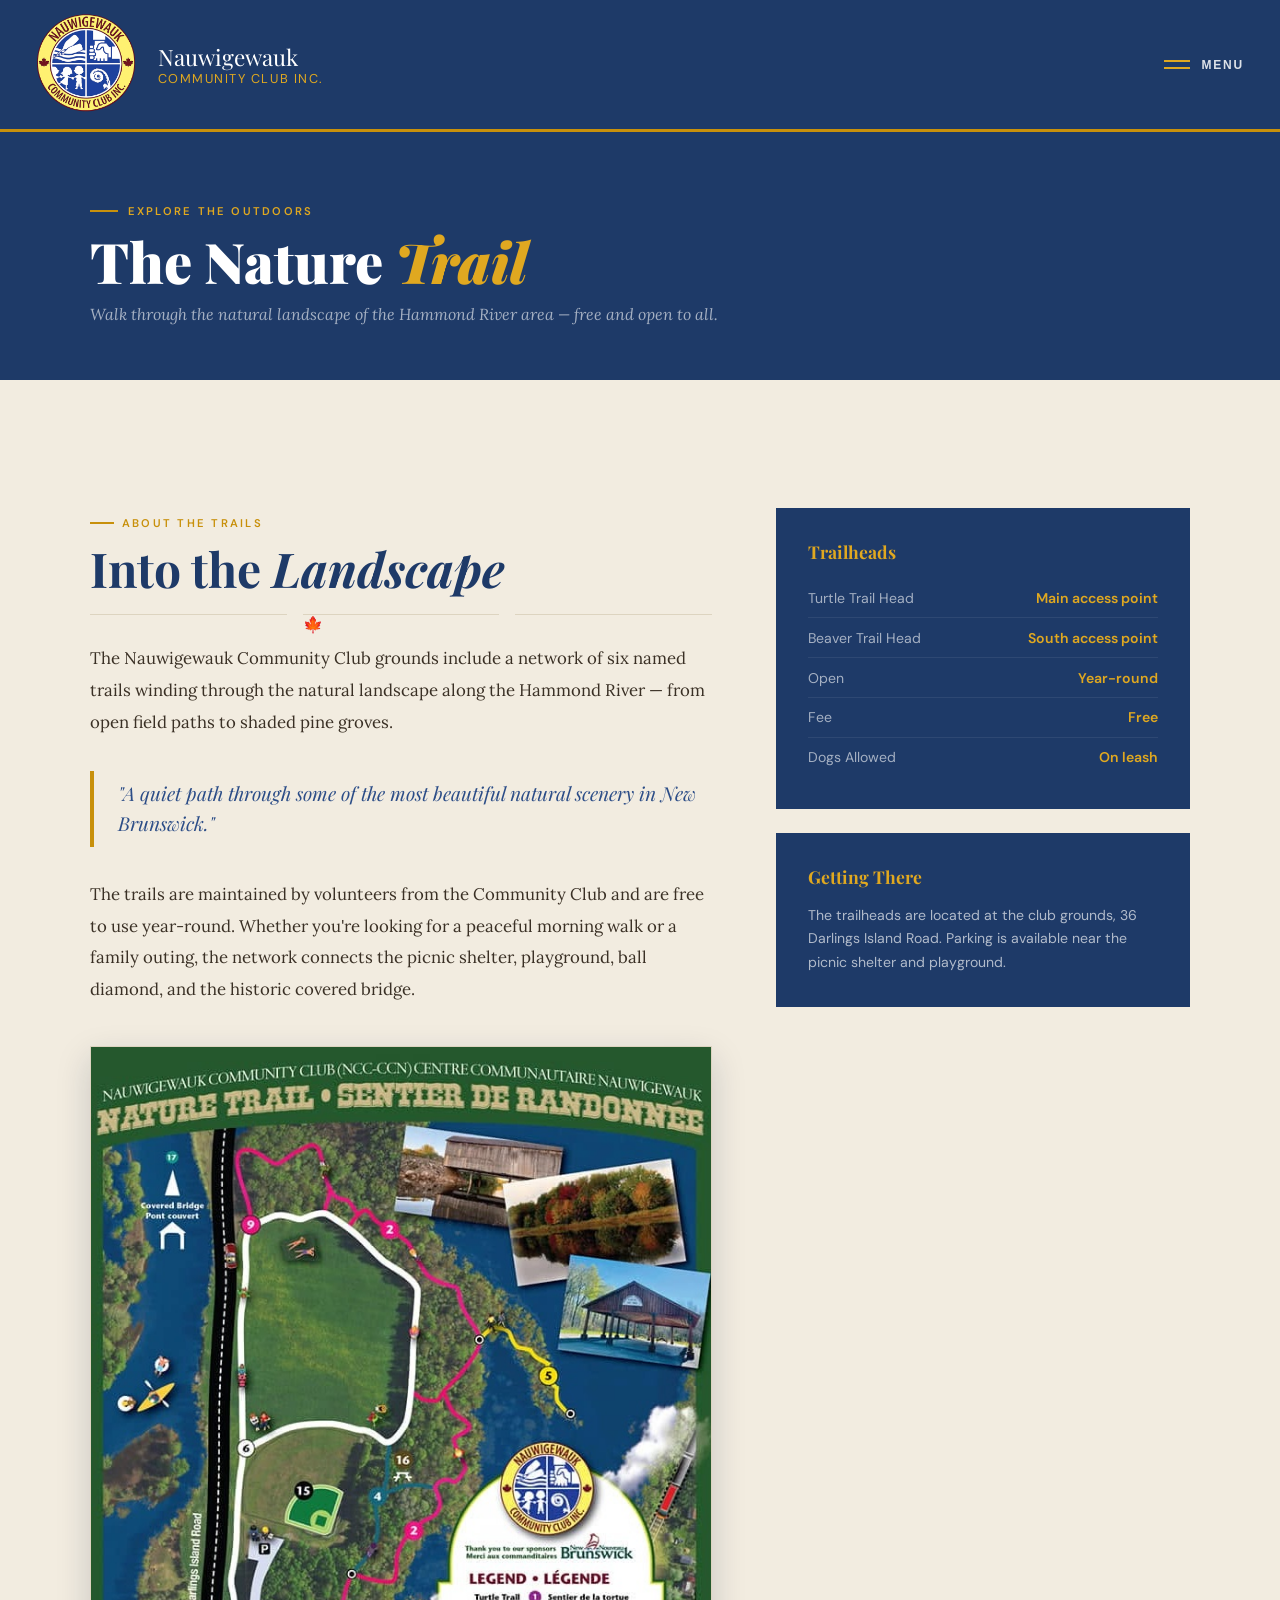
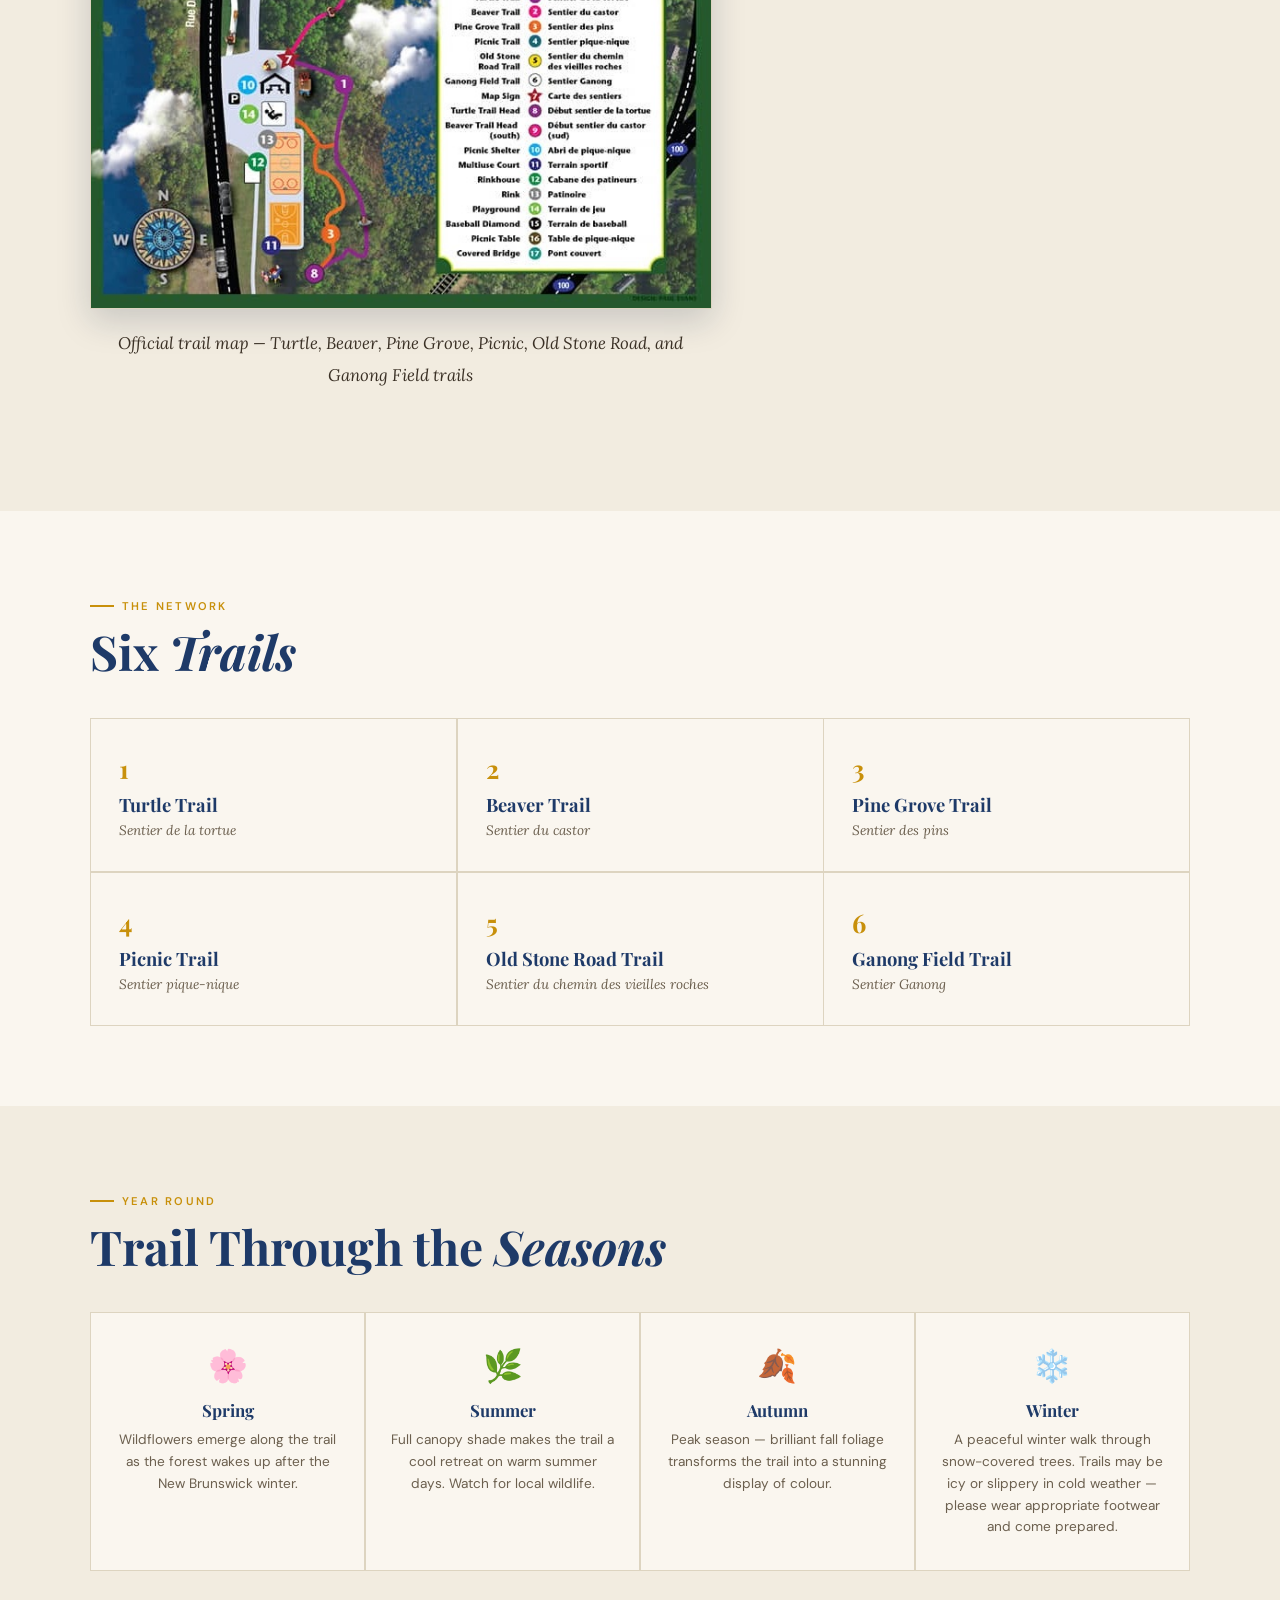
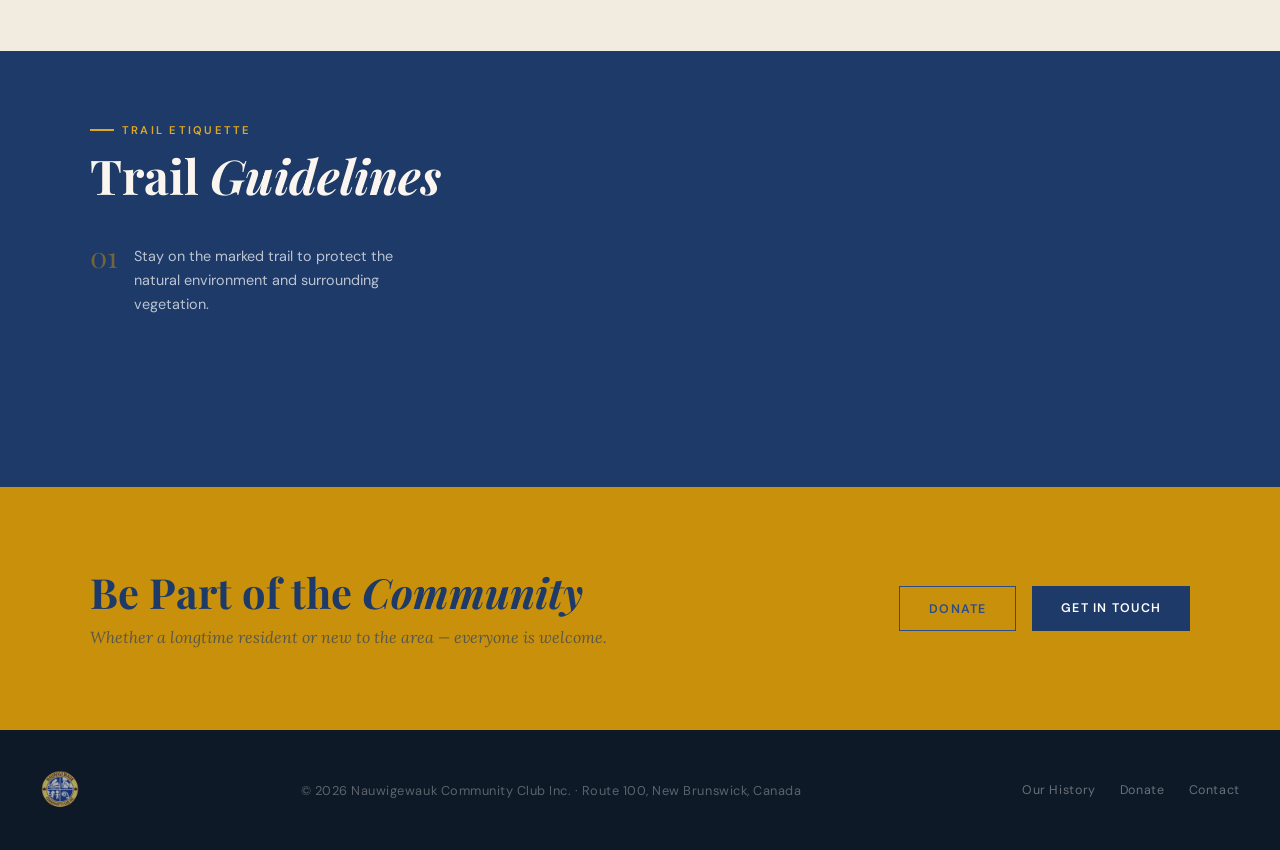
<file: nature-trail.html>
<!DOCTYPE html>
<html lang="en">
<head>
  <meta charset="UTF-8" /><meta name="viewport" content="width=device-width, initial-scale=1.0" />
  <title>Nature Trail — Nauwigewauk Community Club</title>
  <meta property="og:type" content="website" />
  <meta property="og:url" content="https://www.nauwigewauk.ca/nature-trail.html" />
  <meta property="og:title" content="Nature Trail — Nauwigewauk Community Club" />
  <meta property="og:description" content="Explore six named trails through the natural landscape along the Hammond River." />
  <meta property="og:image" content="https://www.nauwigewauk.ca/hero-picnic-shelter.jpg" />
  <meta name="twitter:card" content="summary_large_image" />
  <meta name="twitter:title" content="Nature Trail — Nauwigewauk Community Club" />
  <meta name="twitter:description" content="Explore six named trails through the natural landscape along the Hammond River." />
  <meta name="twitter:image" content="https://www.nauwigewauk.ca/hero-picnic-shelter.jpg" />
  <meta name="description" content="Explore six named trails through the natural landscape along the Hammond River." />
  <link rel="icon" type="image/png" href="NCC_logo.png" />
  <link rel="stylesheet" href="style.css" />
  <style>
    .trail-section { background: var(--paper); }
    .trail-grid { display: grid; grid-template-columns: 3fr 2fr; gap: 4rem; align-items: start; margin-top: 3rem; }
    .trail-text p { font-family: 'Lora', serif; font-size: 1.05rem; line-height: 1.9; color: #3a3025; margin-bottom: 1.2rem; }
    .pullquote { border-left: 4px solid var(--gold); padding: 0.5rem 0 0.5rem 1.5rem; margin: 2rem 0; }
    .pullquote blockquote { font-family: 'Playfair Display', serif; font-style: italic; font-size: 1.2rem; color: var(--navy); line-height: 1.55; }

    .trail-sidebar {}
    .trail-info-box { background: var(--navy-dark); padding: 2rem; margin-bottom: 1.5rem; }
    .trail-info-box h3 { font-family: 'Playfair Display', serif; color: var(--gold-lt); font-size: 1.1rem; margin-bottom: 1rem; }
    .trail-stat { display: flex; justify-content: space-between; padding: 0.65rem 0; border-bottom: 1px solid rgba(255,255,255,0.07); font-size: 0.88rem; }
    .trail-stat:last-child { border-bottom: none; }
    .trail-stat span:first-child { color: rgba(255,255,255,0.6); }
    .trail-stat span:last-child { color: var(--gold-lt); font-weight: 600; text-align: right; }

    .trail-map-wrap { margin: 2.5rem 0; text-align: center; }
    .trail-map-wrap img { max-width: 100%; height: auto; box-shadow: 0 12px 32px rgba(17,31,62,0.18); border: 1px solid var(--rule); }
    .trail-map-cap { font-family: 'Lora', serif; font-style: italic; font-size: 0.82rem; color: var(--muted); margin-top: 0.85rem; }

    /* Six Trails grid */
    .trails-section { background: var(--cream); }
    .trails-grid { display: grid; grid-template-columns: repeat(3,1fr); gap: 1.5px; background: var(--rule); border: 1px solid var(--rule); margin-top: 2.5rem; }
    .trail-card { background: var(--cream); padding: 2rem 1.75rem; position: relative; transition: background 0.2s; }
    .trail-card:hover { background: var(--gold-pale); }
    .trail-card-num { font-family: 'Playfair Display', serif; font-size: 1.6rem; font-weight: 700; color: var(--gold); display: block; margin-bottom: 0.5rem; }
    .trail-card-name { font-family: 'Playfair Display', serif; font-size: 1.15rem; color: var(--navy-dark); font-weight: 700; margin-bottom: 0.25rem; line-height: 1.3; }
    .trail-card-fr { font-family: 'Lora', serif; font-style: italic; font-size: 0.85rem; color: var(--muted); }


    /* Seasons */
    .seasons-section { background: var(--paper); }
    .seasons-grid { display: grid; grid-template-columns: repeat(4,1fr); gap: 1.5px; background: var(--rule); border: 1px solid var(--rule); margin-top: 2.5rem; }
    .season-card { background: var(--cream); padding: 2rem 1.5rem; text-align: center; }
    .season-card:hover { background: var(--gold-pale); }
    .season-icon { font-size: 2rem; display: block; margin-bottom: 0.75rem; }
    .season-name { font-family: 'Playfair Display', serif; font-size: 1.05rem; color: var(--navy-dark); font-weight: 700; margin-bottom: 0.5rem; }
    .season-desc { font-size: 0.85rem; color: var(--muted); line-height: 1.6; }

    /* Rules */
    .rules-section { background: var(--navy-dark); padding: 4rem 2rem; }
    .rules-section .label-tag { color: var(--gold-lt); }
    .rules-section .label-tag::before { background: var(--gold-lt); }
    .rules-section h2.editorial { color: var(--cream); }
    .rules-grid { display: grid; grid-template-columns: repeat(3,1fr); gap: 2rem; margin-top: 2.5rem; }
    .rule-item { display: flex; gap: 1rem; align-items: start; }
    .rule-num { font-family: 'Playfair Display', serif; font-size: 1.8rem; color: var(--gold); opacity: 0.5; line-height: 1; flex-shrink: 0; }
    .rule-text { font-size: 0.9rem; color: rgba(255,255,255,0.7); line-height: 1.65; padding-top: 0.2rem; }

    @media (max-width: 900px) { .trail-grid { grid-template-columns: 1fr; } .trails-grid { grid-template-columns: 1fr 1fr; } .seasons-grid { grid-template-columns: 1fr 1fr; } .rules-grid { grid-template-columns: 1fr 1fr; } }
    @media (max-width: 560px) { .trails-grid, .seasons-grid, .rules-grid { grid-template-columns: 1fr; } }
  </style>
</head>
<body>

<div class="page-hero">
  <div class="page-hero-inner">
    <div class="page-hero-kicker"><div class="page-hero-kicker-line"></div><span>Explore the Outdoors</span></div>
    <h1>The Nature <em>Trail</em></h1>
    <p class="page-hero-sub">Walk through the natural landscape of the Hammond River area — free and open to all.</p>
  </div>
</div>

<section class="trail-section">
  <div class="container">
    <div class="trail-grid">
      <div class="trail-text reveal">
        <div class="label-tag">About the Trails</div>
        <h2 class="editorial">Into the <em>Landscape</em></h2>
        <div class="maple-divider"><span></span><span class="leaf">🍁</span><span></span></div>
        <p>The Nauwigewauk Community Club grounds include a network of six named trails winding through the natural landscape along the Hammond River — from open field paths to shaded pine groves.</p>
        <div class="pullquote"><blockquote>"A quiet path through some of the most beautiful natural scenery in New Brunswick."</blockquote></div>
        <p>The trails are maintained by volunteers from the Community Club and are free to use year-round. Whether you're looking for a peaceful morning walk or a family outing, the network connects the picnic shelter, playground, ball diamond, and the historic covered bridge.</p>
        <div class="trail-map-wrap">
          <img src="trail-map.jpg" alt="Nauwigewauk Community Club Nature Trail map showing all six trails and grounds facilities" />
          <p class="trail-map-cap">Official trail map — Turtle, Beaver, Pine Grove, Picnic, Old Stone Road, and Ganong Field trails</p>
        </div>
      </div>
      <div class="trail-sidebar reveal">
        <div class="trail-info-box">
          <h3>Trailheads</h3>
          <div class="trail-stat"><span>Turtle Trail Head</span><span>Main access point</span></div>
          <div class="trail-stat"><span>Beaver Trail Head</span><span>South access point</span></div>
          <div class="trail-stat"><span>Open</span><span>Year-round</span></div>
          <div class="trail-stat"><span>Fee</span><span>Free</span></div>
          <div class="trail-stat"><span>Dogs Allowed</span><span>On leash</span></div>
        </div>
        <div class="trail-info-box">
          <h3>Getting There</h3>
          <p style="color:rgba(255,255,255,0.65);font-size:0.88rem;line-height:1.7">The trailheads are located at the club grounds, 36 Darlings Island Road. Parking is available near the picnic shelter and playground.</p>
        </div>
      </div>
    </div>
  </div>
</section>

<!-- SIX TRAILS -->
<section class="trails-section">
  <div class="container">
    <div class="reveal"><div class="label-tag">The Network</div><h2 class="editorial">Six <em>Trails</em></h2></div>
    <div class="trails-grid">
      <div class="trail-card reveal"><span class="trail-card-num">1</span><div class="trail-card-name">Turtle Trail</div><div class="trail-card-fr">Sentier de la tortue</div></div>
      <div class="trail-card reveal"><span class="trail-card-num">2</span><div class="trail-card-name">Beaver Trail</div><div class="trail-card-fr">Sentier du castor</div></div>
      <div class="trail-card reveal"><span class="trail-card-num">3</span><div class="trail-card-name">Pine Grove Trail</div><div class="trail-card-fr">Sentier des pins</div></div>
      <div class="trail-card reveal"><span class="trail-card-num">4</span><div class="trail-card-name">Picnic Trail</div><div class="trail-card-fr">Sentier pique-nique</div></div>
      <div class="trail-card reveal"><span class="trail-card-num">5</span><div class="trail-card-name">Old Stone Road Trail</div><div class="trail-card-fr">Sentier du chemin des vieilles roches</div></div>
      <div class="trail-card reveal"><span class="trail-card-num">6</span><div class="trail-card-name">Ganong Field Trail</div><div class="trail-card-fr">Sentier Ganong</div></div>
    </div>
  </div>
</section>

<section class="seasons-section">
  <div class="container">
    <div class="reveal"><div class="label-tag">Year Round</div><h2 class="editorial">Trail Through the <em>Seasons</em></h2></div>
    <div class="seasons-grid">
      <div class="season-card reveal"><span class="season-icon">🌸</span><div class="season-name">Spring</div><p class="season-desc">Wildflowers emerge along the trail as the forest wakes up after the New Brunswick winter.</p></div>
      <div class="season-card reveal"><span class="season-icon">🌿</span><div class="season-name">Summer</div><p class="season-desc">Full canopy shade makes the trail a cool retreat on warm summer days. Watch for local wildlife.</p></div>
      <div class="season-card reveal"><span class="season-icon">🍂</span><div class="season-name">Autumn</div><p class="season-desc">Peak season — brilliant fall foliage transforms the trail into a stunning display of colour.</p></div>
      <div class="season-card reveal"><span class="season-icon">❄️</span><div class="season-name">Winter</div><p class="season-desc">A peaceful winter walk through snow-covered trees. Trails may be icy or slippery in cold weather — please wear appropriate footwear and come prepared.</p></div>
    </div>
  </div>
</section>

<section class="rules-section">
  <div class="container">
    <div class="reveal"><div class="label-tag">Trail Etiquette</div><h2 class="editorial">Trail <em>Guidelines</em></h2></div>
    <div class="rules-grid">
      <div class="rule-item reveal"><span class="rule-num">01</span><p class="rule-text">Stay on the marked trail to protect the natural environment and surrounding vegetation.</p></div>
      <div class="rule-item reveal"><span class="rule-num">02</span><p class="rule-text">Pack out what you pack in. Please take your litter with you and leave the trail clean for others.</p></div>
      <div class="rule-item reveal"><span class="rule-num">03</span><p class="rule-text">Dogs are welcome but must be kept on a leash at all times out of respect for wildlife and other trail users.</p></div>
      <div class="rule-item reveal"><span class="rule-num">04</span><p class="rule-text">Respect the natural habitat — do not disturb wildlife, pick plants, or remove anything from the trail area.</p></div>
      <div class="rule-item reveal"><span class="rule-num">05</span><p class="rule-text">Trail use is at your own risk. Please be mindful of conditions, especially in wet or icy weather.</p></div>
      <div class="rule-item reveal"><span class="rule-num">06</span><p class="rule-text">Report any trail hazards or maintenance needs to the Club executive so we can address them promptly.</p></div>
    </div>
  </div>
</section>

<script src="nav.js"></script>
</body>
</html>
</file>
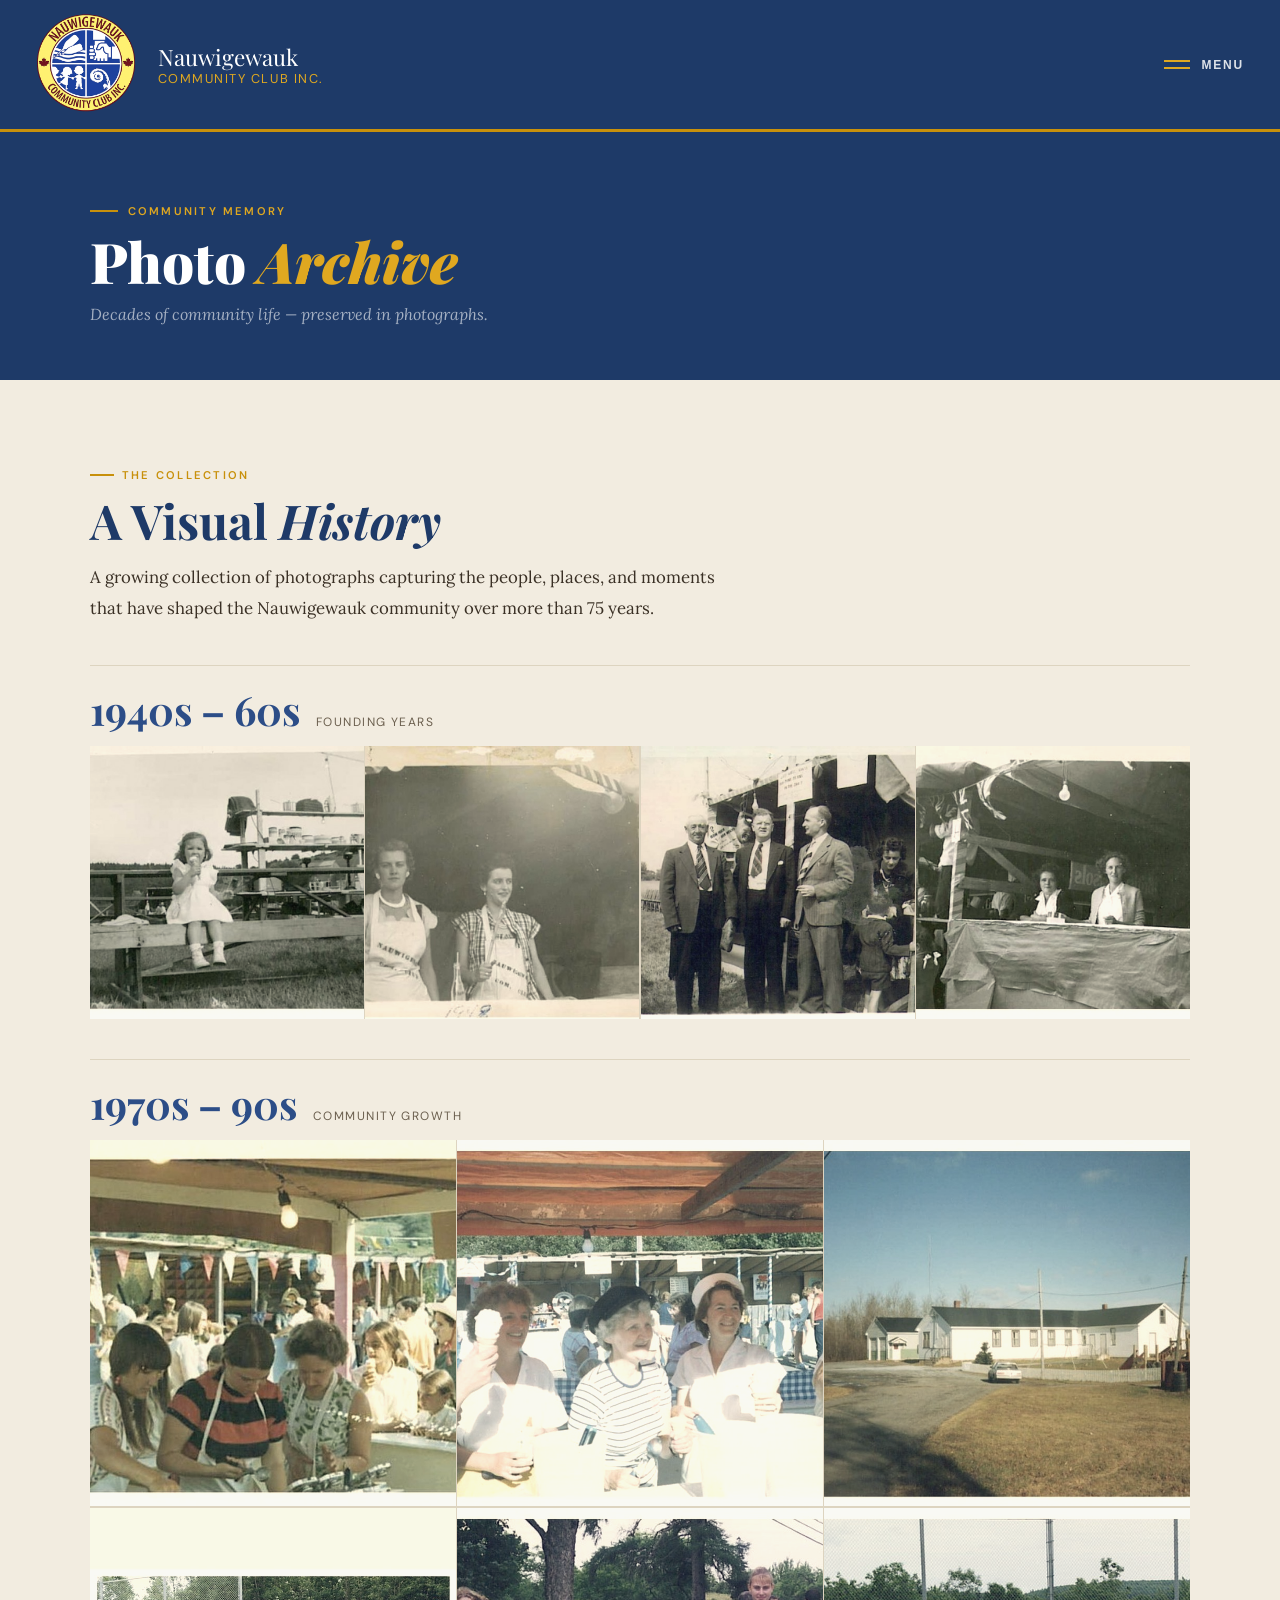
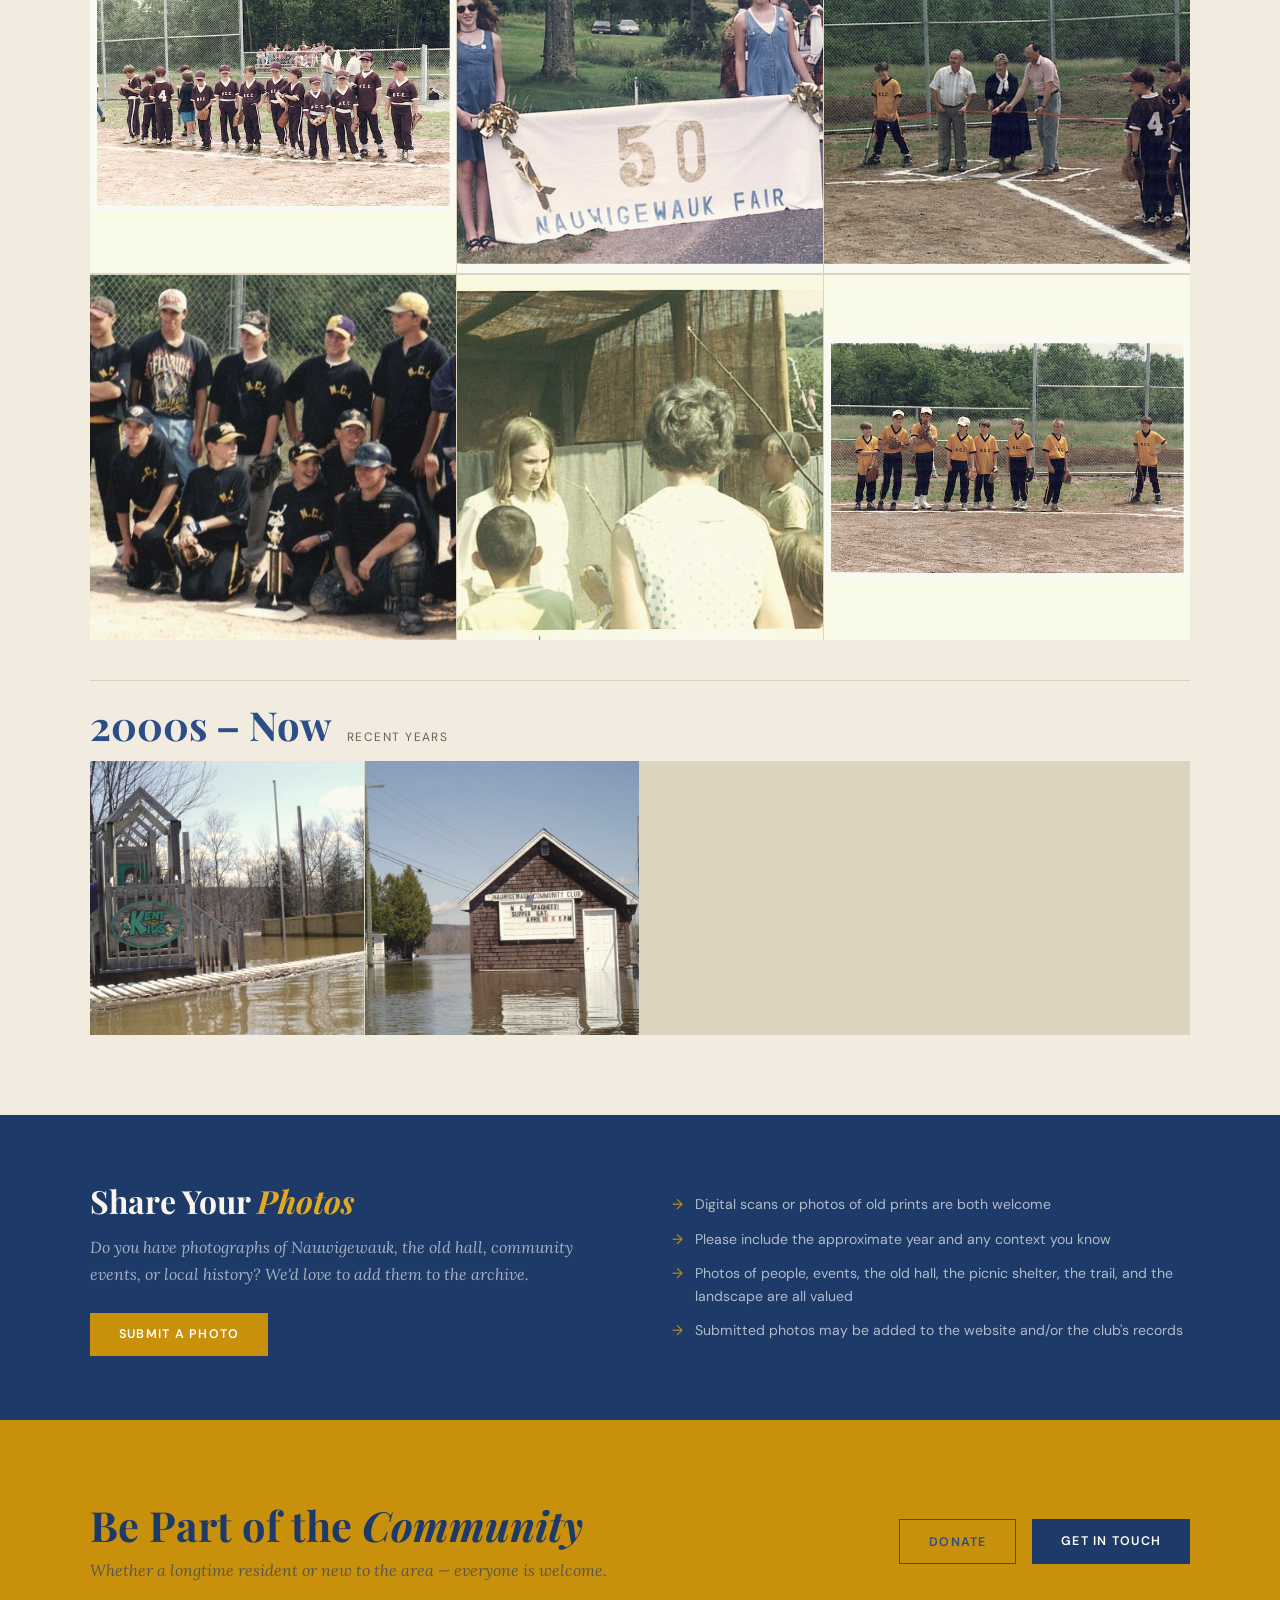
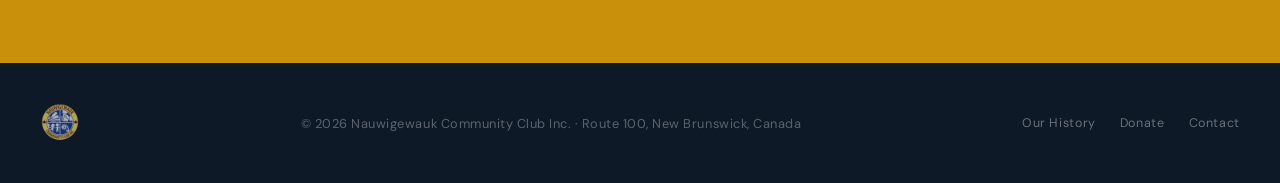
<file: photo-archive.html>
<!DOCTYPE html>
<html lang="en">
<head>
  <meta charset="UTF-8" /><meta name="viewport" content="width=device-width, initial-scale=1.0" />
  <title>Photo Archive — Nauwigewauk Community Club</title>
  <meta property="og:type" content="website" />
  <meta property="og:url" content="https://www.nauwigewauk.ca/photo-archive.html" />
  <meta property="og:title" content="Photo Archive — Nauwigewauk Community Club" />
  <meta property="og:description" content="Decades of community memories, preserved in photographs." />
  <meta property="og:image" content="https://www.nauwigewauk.ca/hero-picnic-shelter.jpg" />
  <meta name="twitter:card" content="summary_large_image" />
  <meta name="twitter:title" content="Photo Archive — Nauwigewauk Community Club" />
  <meta name="twitter:description" content="Decades of community memories, preserved in photographs." />
  <meta name="twitter:image" content="https://www.nauwigewauk.ca/hero-picnic-shelter.jpg" />
  <meta name="description" content="Decades of community memories, preserved in photographs." />
  <link rel="icon" type="image/png" href="NCC_logo.png" />
  <link rel="stylesheet" href="style.css" />
  <style>
    .archive-section { background: var(--paper); }
    .archive-intro { font-family: 'Lora', serif; font-size: 1.05rem; line-height: 1.85; color: #3a3025; max-width: 660px; margin-top: 1rem; }



    /* Gallery grid */
    .gallery { display: grid; grid-template-columns: repeat(4,1fr); gap: 1.5px; background: var(--rule); }
    .gallery.gallery-3col { grid-template-columns: repeat(3,1fr); }
    .photo-card { position: relative; overflow: hidden; aspect-ratio: 1; background: var(--paper); cursor: pointer; }
    .photo-card img { width: 100%; height: 100%; object-fit: cover; filter: sepia(30%) contrast(0.95); transition: transform 0.4s ease, filter 0.3s; }
    .photo-card:hover img { transform: scale(1.05); filter: sepia(0%) contrast(1); }
    .photo-overlay { position: absolute; inset: 0; background: linear-gradient(to top, rgba(30,58,104,0.85) 0%, transparent 55%); opacity: 0; transition: opacity 0.3s; display: flex; align-items: flex-end; padding: 1rem; }
    .photo-card:hover .photo-overlay { opacity: 1; }
    .photo-caption { font-size: 0.8rem; color: #fff; font-family: 'Lora', serif; font-style: italic; line-height: 1.4; }
    .photo-placeholder { display: flex; align-items: center; justify-content: center; flex-direction: column; height: 100%; color: var(--rule); gap: 0.5rem; background: var(--paper); }
    .photo-placeholder span { font-size: 2rem; }
    .photo-placeholder p { font-size: 0.75rem; color: var(--muted); text-align: center; padding: 0 1rem; }

    /* Era sections */
    .era-header { padding: 1.5rem 0 1rem; border-top: 1px solid var(--rule); margin-top: 2.5rem; display: flex; align-items: baseline; gap: 1rem; }
    .era-year { font-family: 'Playfair Display', serif; font-size: 2.5rem; color: var(--navy); font-weight: 700; line-height: 1; }
    .era-label { font-size: 0.75rem; color: var(--muted); letter-spacing: 0.12em; text-transform: uppercase; }

    /* Submit section */
    .submit-section { background: var(--navy-dark); padding: 4rem 2rem; }
    .submit-inner { max-width: 1100px; margin: 0 auto; display: grid; grid-template-columns: 1fr 1fr; gap: 4rem; align-items: center; }
    .submit-section h2 { font-family: 'Playfair Display', serif; font-size: 2rem; color: var(--cream); margin-bottom: 0.75rem; }
    .submit-section h2 em { font-style: italic; color: var(--gold-lt); }
    .submit-section p { font-family: 'Lora', serif; font-style: italic; color: rgba(255,255,255,0.6); font-size: 1rem; line-height: 1.7; margin-bottom: 1.5rem; }
    .submit-tips { list-style: none; display: flex; flex-direction: column; gap: 0.75rem; }
    .submit-tips li { display: flex; gap: 0.75rem; align-items: start; font-size: 0.88rem; color: rgba(255,255,255,0.65); line-height: 1.6; }
    .submit-tips li::before { content: '→'; color: var(--gold); flex-shrink: 0; }

    @media (max-width: 900px) { .gallery { grid-template-columns: repeat(3,1fr); } .submit-inner { grid-template-columns: 1fr; } }
    @media (max-width: 560px) { .gallery { grid-template-columns: repeat(2,1fr); } }
  </style>
</head>
<body>

<div class="page-hero">
  <div class="page-hero-inner">
    <div class="page-hero-kicker"><div class="page-hero-kicker-line"></div><span>Community Memory</span></div>
    <h1>Photo <em>Archive</em></h1>
    <p class="page-hero-sub">Decades of community life — preserved in photographs.</p>
  </div>
</div>

<section class="archive-section">
  <div class="container">
    <div class="reveal">
      <div class="label-tag">The Collection</div>
      <h2 class="editorial">A Visual <em>History</em></h2>
      <p class="archive-intro">A growing collection of photographs capturing the people, places, and moments that have shaped the Nauwigewauk community over more than 75 years.</p>
    </div>

    <!-- 1940s–1960s -->
    <div class="era-header reveal"><span class="era-year">1940s – 60s</span><span class="era-label">Founding Years</span></div>
    <div class="gallery">
      <div class="photo-card reveal">
        <img src="archive-1.jpg" alt="A young girl enjoying an ice cream at the Community Fair" />
      </div>
      <div class="photo-card reveal">
        <img src="archive-2.jpg" alt="Two volunteers in Nauwigewauk Community Club aprons at a fair booth, 1948" />
      </div>
      <div class="photo-card reveal">
        <img src="archive-3.jpg" alt="Fairgoers at a community booth" />
      </div>
      <div class="photo-card reveal">
        <img src="archive-4.jpg" alt="Two volunteers at an evening fair booth" />
      </div>
    </div>

    <!-- 1970s–1990s -->
    <div class="era-header reveal"><span class="era-year">1970s – 90s</span><span class="era-label">Community Growth</span></div>
    <div class="gallery gallery-3col">
      <div class="photo-card reveal"><img src="archive70s-1.jpg" alt="Volunteers at a fair booth" /></div>
      <div class="photo-card reveal"><img src="archive70s-2.jpg" alt="Fairgoers with ice cream cones" /></div>
      <div class="photo-card reveal"><img src="archive70s-3.jpg" alt="The old Nauwigewauk Community Club hall" /></div>
      <div class="photo-card reveal"><img src="archive70s-4.jpg" alt="Youth baseball team lineup" /></div>
      <div class="photo-card reveal"><img src="archive70s-5.jpg" alt="Nauwigewauk Fair 50th anniversary banner" /></div>
      <div class="photo-card reveal"><img src="archive70s-6.jpg" alt="Ribbon cutting ceremony at the ball field" /></div>
      <div class="photo-card reveal"><img src="archive70s-7.jpg" alt="Youth baseball team with trophy" /></div>
      <div class="photo-card reveal"><img src="archive70s-8.jpg" alt="Children at a fishing game booth" /></div>
      <div class="photo-card reveal"><img src="archive70s-9.jpg" alt="Youth baseball team lineup" /></div>
    </div>

    <!-- 2000s–Present -->
    <div class="era-header reveal"><span class="era-year">2000s – Now</span><span class="era-label">Recent Years</span></div>
    <div class="gallery">
      <div class="photo-card reveal"><img src="flood-1.jpg" alt="Flooded playground at the grounds" /></div>
      <div class="photo-card reveal"><img src="flood-2.jpg" alt="The old Nauwigewauk Community Club hall during a flood" /></div>
      <div class="photo-card reveal"><img src="flood-3.jpg" alt="Flooded grounds around the old hall and playground" /></div>
      <div class="photo-card reveal"><div class="photo-placeholder"><span>📷</span><p>Add a recent photo</p></div></div>
    </div>
  </div>
</section>

<div class="submit-section">
  <div class="submit-inner">
    <div class="reveal">
      <h2>Share Your <em>Photos</em></h2>
      <p>Do you have photographs of Nauwigewauk, the old hall, community events, or local history? We'd love to add them to the archive.</p>
      <a href="contact.html" class="btn btn-gold">Submit a Photo</a>
    </div>
    <div class="reveal">
      <ul class="submit-tips">
        <li>Digital scans or photos of old prints are both welcome</li>
        <li>Please include the approximate year and any context you know</li>
        <li>Photos of people, events, the old hall, the picnic shelter, the trail, and the landscape are all valued</li>
        <li>Submitted photos may be added to the website and/or the club's records</li>
      </ul>
    </div>
  </div>
</div>

<script src="nav.js"></script>
</body>
</html>
</file>
<file: style.css>
/* ═══════════════════════════════════════════════
   NAUWIGEWAUK COMMUNITY CLUB — Shared Stylesheet
   ═══════════════════════════════════════════════ */

@import url('https://fonts.googleapis.com/css2?family=Playfair+Display:ital,wght@0,400;0,600;0,700;0,900;1,400;1,700&family=Lora:ital,wght@0,400;0,500;1,400;1,500&family=DM+Sans:wght@300;400;500;600&display=swap');

*, *::before, *::after { box-sizing: border-box; margin: 0; padding: 0; }

:root {
  --navy:      #2c4d87;
  --navy-dark: #1e3a68;
  --navy-mid:  #3d63a8;
  --gold:      #c8900b;
  --gold-lt:   #e0a820;
  --gold-pale: #f5e9cc;
  --brown:     #7a4f2a;
  --brown-lt:  #c4956a;
  --maple:     #b83030;
  --cream:     #faf6ef;
  --paper:     #f2ece0;
  --ink:       #1a1510;
  --muted:     #6b5f4e;
  --rule:      #ddd4c0;
}

html { scroll-behavior: smooth; }
body { font-family: 'DM Sans', sans-serif; background: var(--cream); color: var(--ink); overflow-x: hidden; }

/* ── NAV BAR ─────────────────────────────────── */
nav {
  position: fixed; top: 0; left: 0; width: 100%; z-index: 200;
  background: var(--navy-dark); height: 132px;
  display: flex; align-items: center; justify-content: space-between;
  padding: 0 2rem; border-bottom: 3px solid var(--gold);
}
.nav-brand { display: flex; align-items: center; gap: 1.1rem; text-decoration: none; }
.nav-logo-img { height: 108px; width: 108px; object-fit: contain; }
.nav-brand-text { font-family: 'Playfair Display', serif; font-size: 1.4rem; color: #fff; line-height: 1.25; }
.nav-brand-text small { display: block; font-family: 'DM Sans', sans-serif; font-size: 0.8rem; letter-spacing: 0.12em; text-transform: uppercase; color: var(--gold-lt); font-weight: 400; }

/* Minimal menu trigger */
.menu-btn {
  display: flex; align-items: center; gap: 0.7rem; background: none; border: none;
  cursor: pointer; padding: 0.5rem 0.25rem; color: #fff;
}
.menu-btn-lines { display: flex; flex-direction: column; gap: 5px; width: 26px; }
.menu-btn-lines span { display: block; height: 2px; width: 100%; background: var(--gold-lt); transition: transform 0.25s, opacity 0.25s; }
.menu-btn-label { font-size: 0.75rem; font-weight: 600; letter-spacing: 0.15em; text-transform: uppercase; color: rgba(255,255,255,0.85); }
.menu-btn[aria-expanded="true"] .menu-btn-lines span:first-child { transform: translateY(3.5px) rotate(45deg); }
.menu-btn[aria-expanded="true"] .menu-btn-lines span:last-child { transform: translateY(-3.5px) rotate(-45deg); }

/* Full-screen overlay menu */
.menu-overlay {
  position: fixed; inset: 0; z-index: 300;
  background: var(--navy-dark);
  display: flex; flex-direction: column;
  padding: 0;
  opacity: 0; visibility: hidden; transform: translateY(-8px);
  transition: opacity 0.35s ease, transform 0.35s ease, visibility 0.35s;
}
.menu-overlay.open { opacity: 1; visibility: visible; transform: translateY(0); }
.menu-overlay-top {
  display: flex; align-items: center; justify-content: space-between;
  padding: 0 2rem; height: 132px; border-bottom: 1px solid rgba(255,255,255,0.08);
  flex-shrink: 0;
}
.menu-close {
  background: none; border: 1px solid rgba(255,255,255,0.25); color: #fff;
  width: 40px; height: 40px; border-radius: 50%; font-size: 1.4rem; line-height: 1;
  cursor: pointer; display: flex; align-items: center; justify-content: center;
  transition: border-color 0.2s, color 0.2s;
}
.menu-close:hover { border-color: var(--gold-lt); color: var(--gold-lt); }
.menu-list {
  list-style: none; flex: 1; overflow-y: auto;
  display: flex; flex-direction: column; justify-content: center;
  padding: 3rem 2rem; max-width: 900px; margin: 0 auto; width: 100%;
}
.menu-list li { border-bottom: 1px solid rgba(255,255,255,0.08); }
.menu-list li:first-child { border-top: 1px solid rgba(255,255,255,0.08); }
.menu-list a {
  display: flex; align-items: baseline; gap: 1.25rem;
  font-family: 'Playfair Display', serif; font-size: clamp(1.6rem, 4vw, 2.6rem);
  color: rgba(255,255,255,0.75); text-decoration: none; padding: 0.85rem 0;
  transition: color 0.2s, padding-left 0.25s;
}
.menu-list a:hover, .menu-list a.active { color: #fff; padding-left: 0.75rem; }
.menu-list a:hover .menu-num, .menu-list a.active .menu-num { color: var(--gold-lt); }
.menu-num { font-family: 'DM Sans', sans-serif; font-size: 0.85rem; font-weight: 600; color: rgba(255,255,255,0.3); letter-spacing: 0.05em; transition: color 0.2s; }
.menu-overlay-bottom {
  display: flex; align-items: center; justify-content: space-between;
  padding: 1.5rem 2rem; border-top: 1px solid rgba(255,255,255,0.08);
  font-size: 0.8rem; color: rgba(255,255,255,0.4); flex-shrink: 0;
}
.menu-overlay-bottom a { color: var(--gold-lt); text-decoration: none; }
@media (max-width: 560px) {
  .menu-btn-label { display: none; }
  .menu-overlay-bottom { flex-direction: column; gap: 0.5rem; text-align: center; }
}

/* ── PAGE HERO (inner pages) ─────────────────── */
.page-hero {
  margin-top: 132px;
  background: var(--navy-dark);
  padding: 4.5rem 2.5rem 3.5rem;
  position: relative; overflow: hidden;
}
.page-hero::before {
  content: '';
  position: absolute; inset: 0;
  background: url('https://upload.wikimedia.org/wikipedia/commons/thumb/e/ed/Darlings_Island_covered_bridge.jpg/1280px-Darlings_Island_covered_bridge.jpg') center/cover no-repeat;
  opacity: 0.08;
}
.page-hero-inner { position: relative; z-index: 1; max-width: 1100px; margin: 0 auto; }
.page-hero-kicker { display: flex; align-items: center; gap: 0.6rem; margin-bottom: 0.75rem; }
.page-hero-kicker-line { width: 28px; height: 2px; background: var(--gold); flex-shrink: 0; }
.page-hero-kicker span { font-size: 0.7rem; font-weight: 600; letter-spacing: 0.2em; text-transform: uppercase; color: var(--gold-lt); }
.page-hero h1 { font-family: 'Playfair Display', serif; font-size: clamp(2rem, 5vw, 3.5rem); color: #fff; font-weight: 900; line-height: 1.1; }
.page-hero h1 em { font-style: italic; color: var(--gold-lt); }
.page-hero-sub { font-family: 'Lora', serif; font-style: italic; color: rgba(255,255,255,0.6); font-size: 1rem; margin-top: 0.75rem; }

/* ── LAYOUT ──────────────────────────────────── */
section { padding: 5rem 2rem; }
.container { max-width: 1100px; margin: 0 auto; }

/* ── TYPE UTILITIES ──────────────────────────── */
.label-tag { display: inline-flex; align-items: center; gap: 0.5rem; font-size: 0.7rem; font-weight: 600; letter-spacing: 0.2em; text-transform: uppercase; color: var(--gold); margin-bottom: 0.75rem; }
.label-tag::before { content: ''; width: 24px; height: 2px; background: var(--gold); flex-shrink: 0; }
h2.editorial { font-family: 'Playfair Display', serif; font-size: clamp(1.9rem, 4vw, 3rem); line-height: 1.1; color: var(--navy-dark); margin-bottom: 0.5rem; }
h2.editorial em { font-style: italic; }
.rule { width: 100%; height: 1px; background: var(--rule); margin: 2rem 0; }
.maple-divider { display: flex; align-items: center; gap: 1rem; margin: 1.25rem 0 1.75rem; }
.maple-divider span { flex: 1; height: 1px; background: var(--rule); }
.maple-divider .leaf { color: var(--maple); font-size: 1rem; }

/* ── BUTTONS ─────────────────────────────────── */
.btn { display: inline-block; text-decoration: none; padding: 0.85rem 1.8rem; font-size: 0.78rem; font-weight: 600; letter-spacing: 0.1em; text-transform: uppercase; transition: all 0.2s; }
.btn-gold { background: var(--gold); color: #fff; }
.btn-gold:hover { background: var(--gold-lt); transform: translateY(-2px); }
.btn-outline-navy { border: 1px solid var(--navy); color: var(--navy); }
.btn-outline-navy:hover { background: var(--navy); color: #fff; }
.btn-navy { background: var(--navy-dark); color: #fff; white-space: nowrap; }
.btn-navy:hover { background: var(--navy-mid); }
.btn-outline { border: 1px solid rgba(255,255,255,0.35); color: #fff; }
.btn-outline:hover { background: rgba(255,255,255,0.08); border-color: rgba(255,255,255,0.7); }

/* ── CONTACT STRIP ───────────────────────────── */
.contact-strip { background: var(--gold); padding: 5rem 2rem; }
.contact-inner { max-width: 1100px; margin: 0 auto; display: grid; grid-template-columns: 1fr auto; align-items: center; gap: 3rem; }
.contact-strip h2 { font-family: 'Playfair Display', serif; font-size: clamp(1.8rem, 3.5vw, 2.6rem); color: var(--navy-dark); line-height: 1.2; }
.contact-strip h2 em { font-style: italic; }
.contact-strip p { font-family: 'Lora', serif; font-style: italic; font-size: 1rem; color: rgba(30,58,104,0.65); margin-top: 0.5rem; line-height: 1.6; }

/* ── FOOTER ──────────────────────────────────── */
footer { background: #0e1927; padding: 2.5rem; display: flex; align-items: center; justify-content: space-between; flex-wrap: wrap; gap: 1.5rem; }
footer img { height: 40px; opacity: 0.65; object-fit: contain; }
.footer-text { font-size: 0.8rem; color: rgba(255,255,255,0.32); letter-spacing: 0.04em; text-align: center; flex: 1; }
.footer-links { display: flex; gap: 1.5rem; }
.footer-links a { font-size: 0.78rem; color: rgba(255,255,255,0.38); text-decoration: none; letter-spacing: 0.05em; transition: color 0.2s; }
.footer-links a:hover { color: var(--gold-lt); }

/* ── ANIMATIONS ──────────────────────────────── */
@keyframes fadeUp { from { opacity: 0; transform: translateY(20px); } to { opacity: 1; transform: translateY(0); } }
.reveal { opacity: 0; transform: translateY(28px); transition: opacity 0.65s ease, transform 0.65s ease; }
.reveal.visible { opacity: 1; transform: none; }

/* ── RESPONSIVE ──────────────────────────────── */
@media (max-width: 900px) {
  .contact-inner { grid-template-columns: 1fr; }
}
@media (max-width: 560px) {
  footer { flex-direction: column; text-align: center; }
  .footer-links { justify-content: center; }
}
</file>
